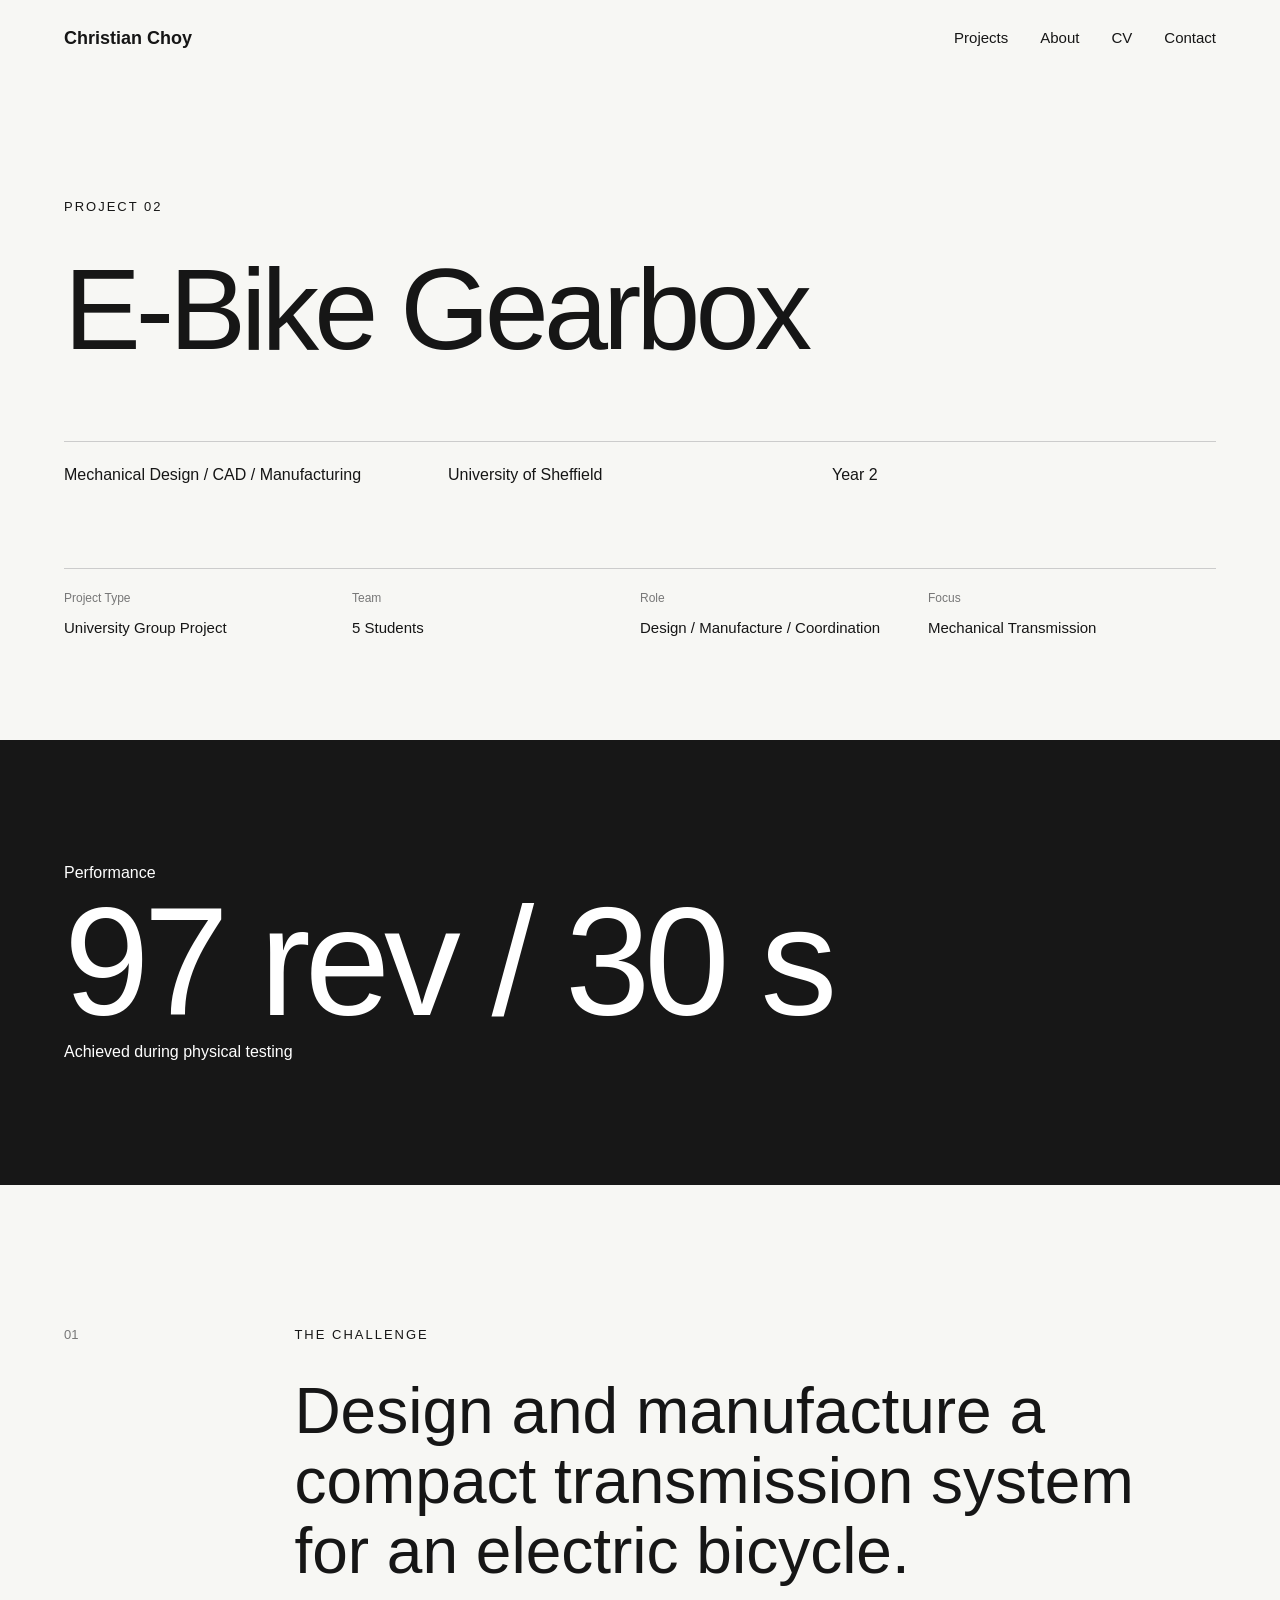
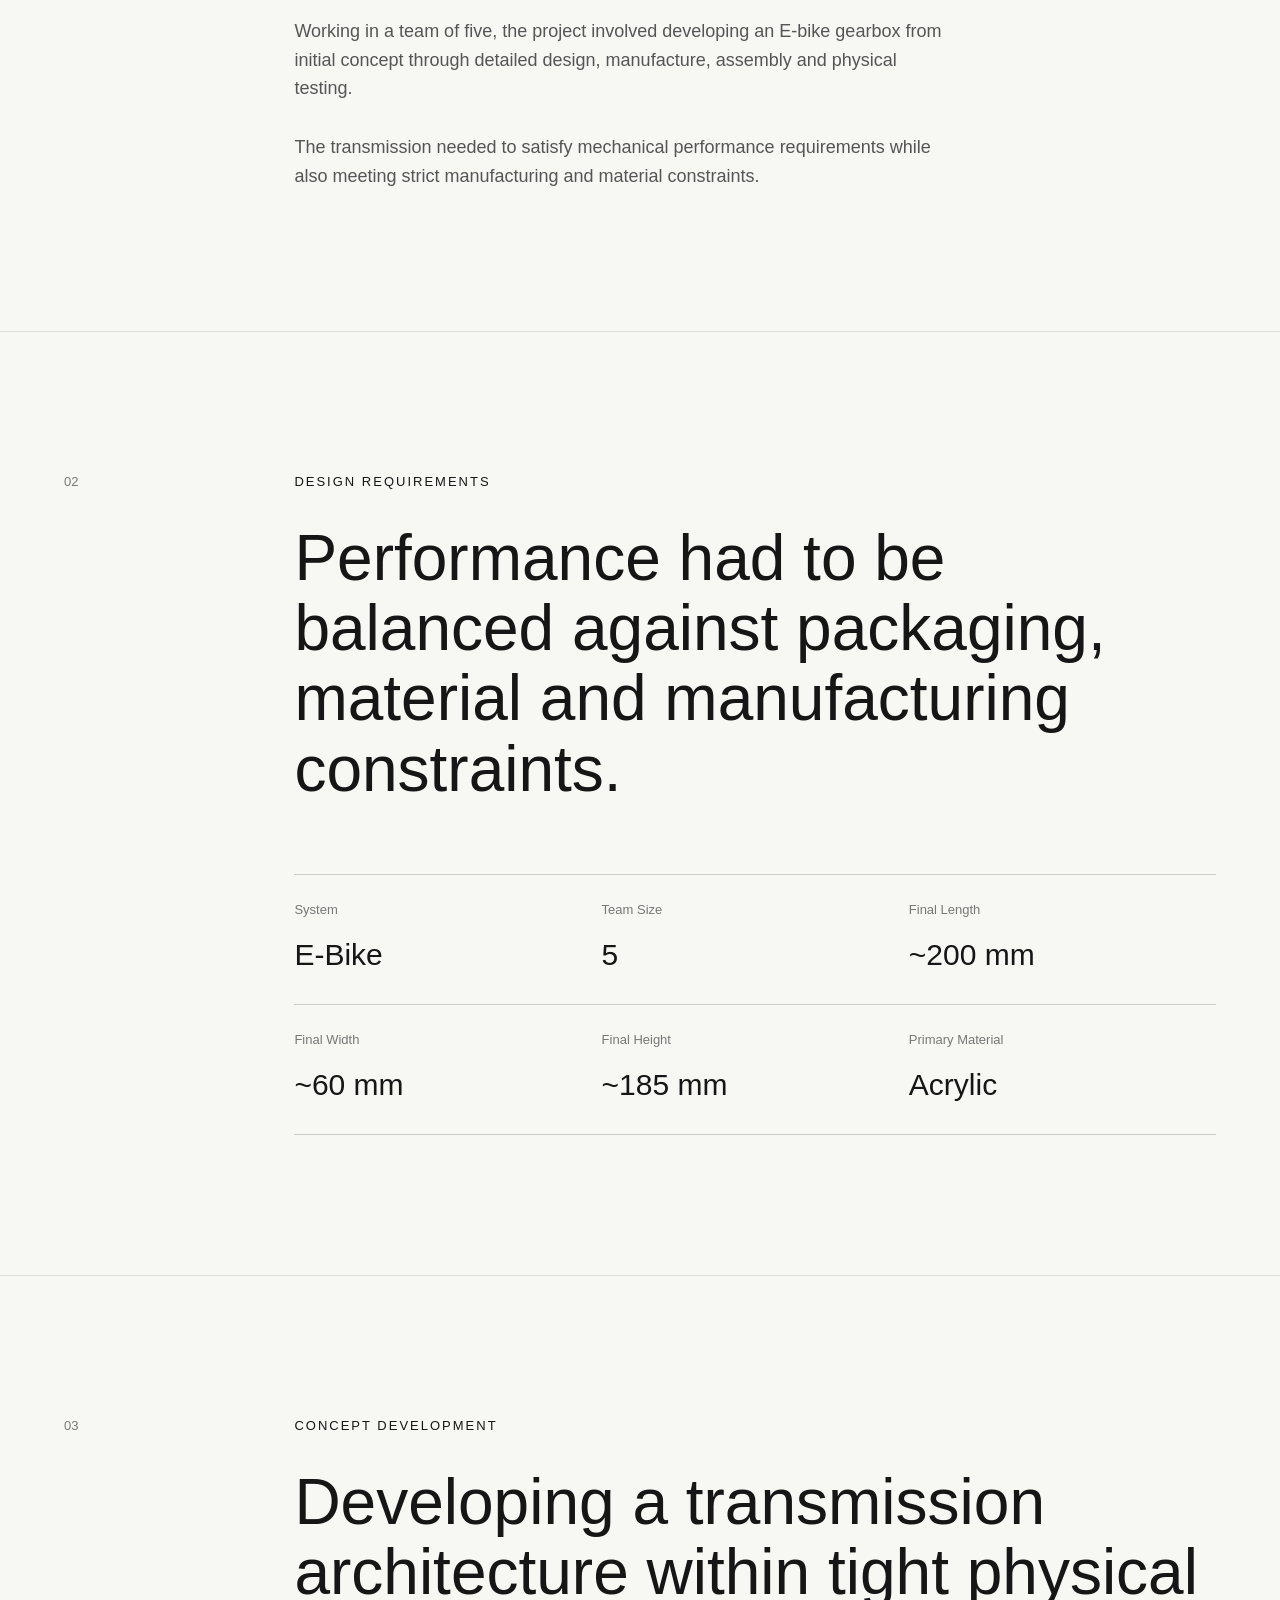
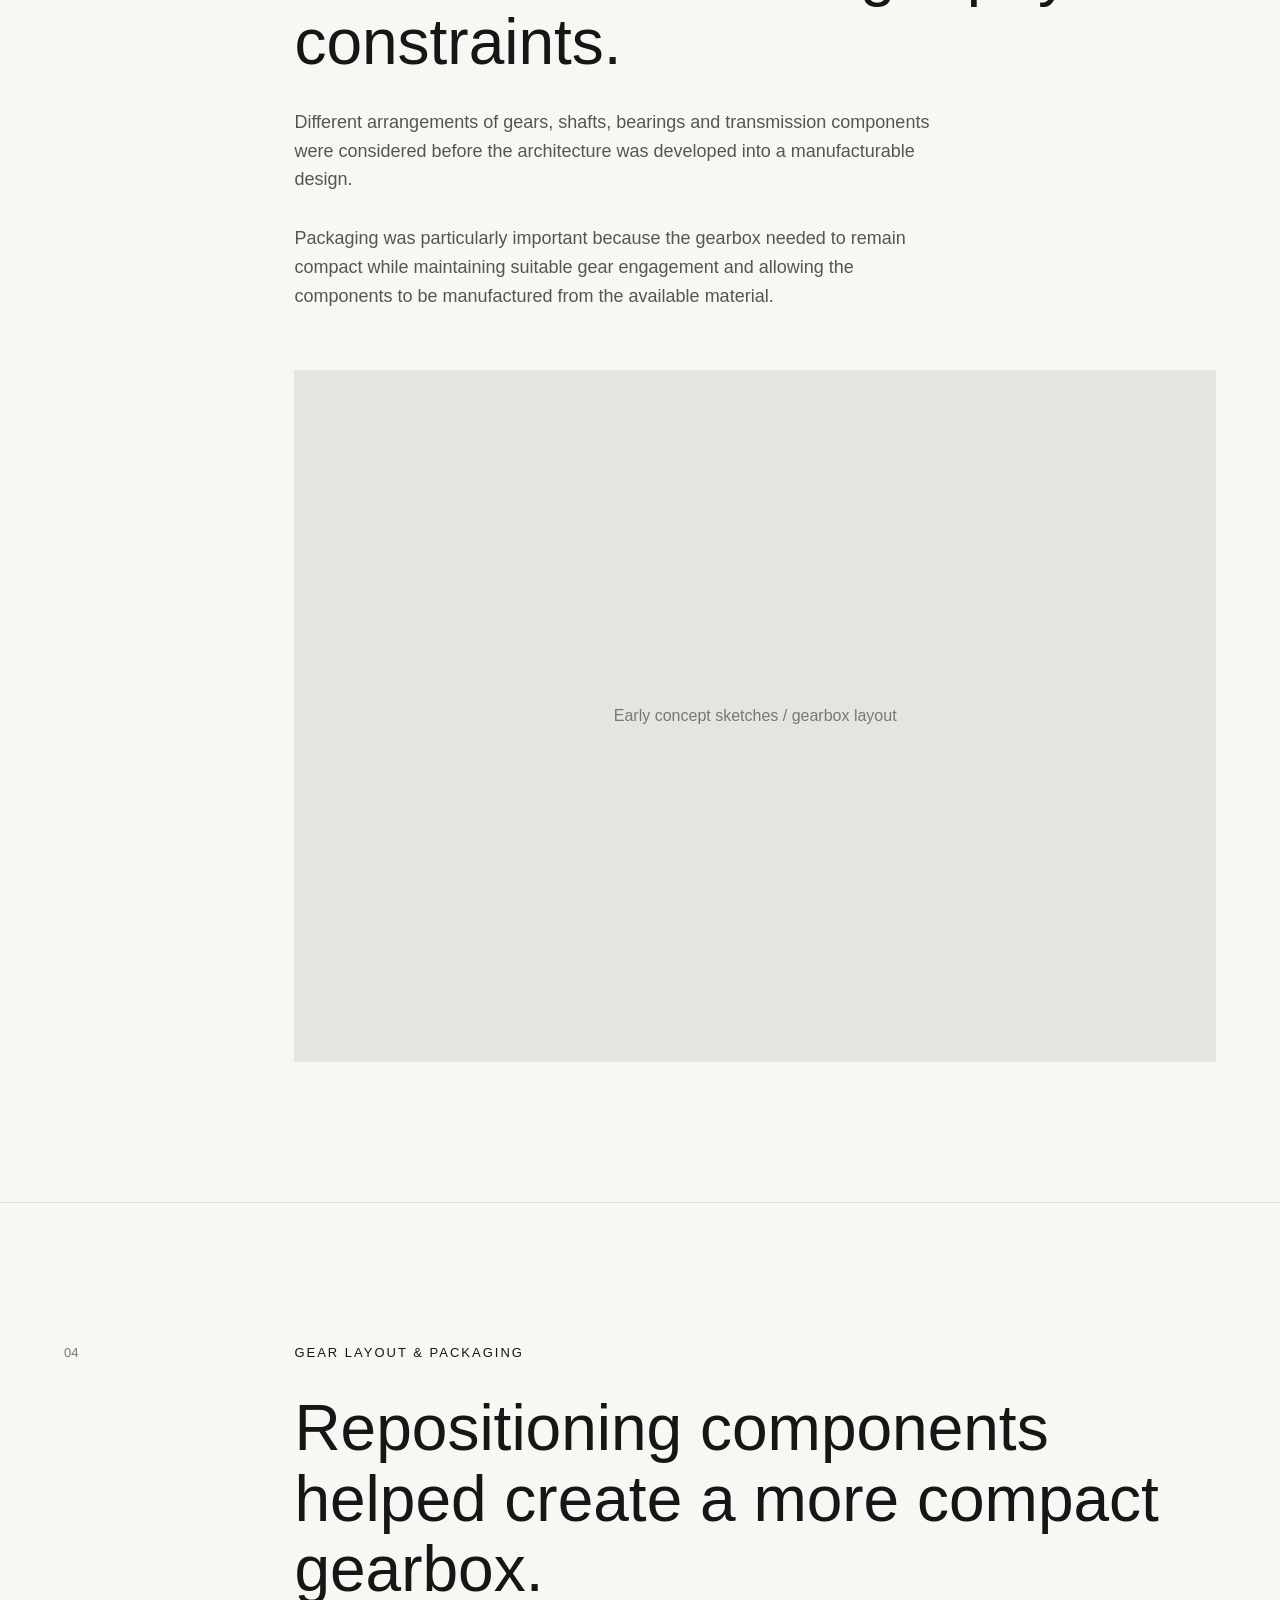
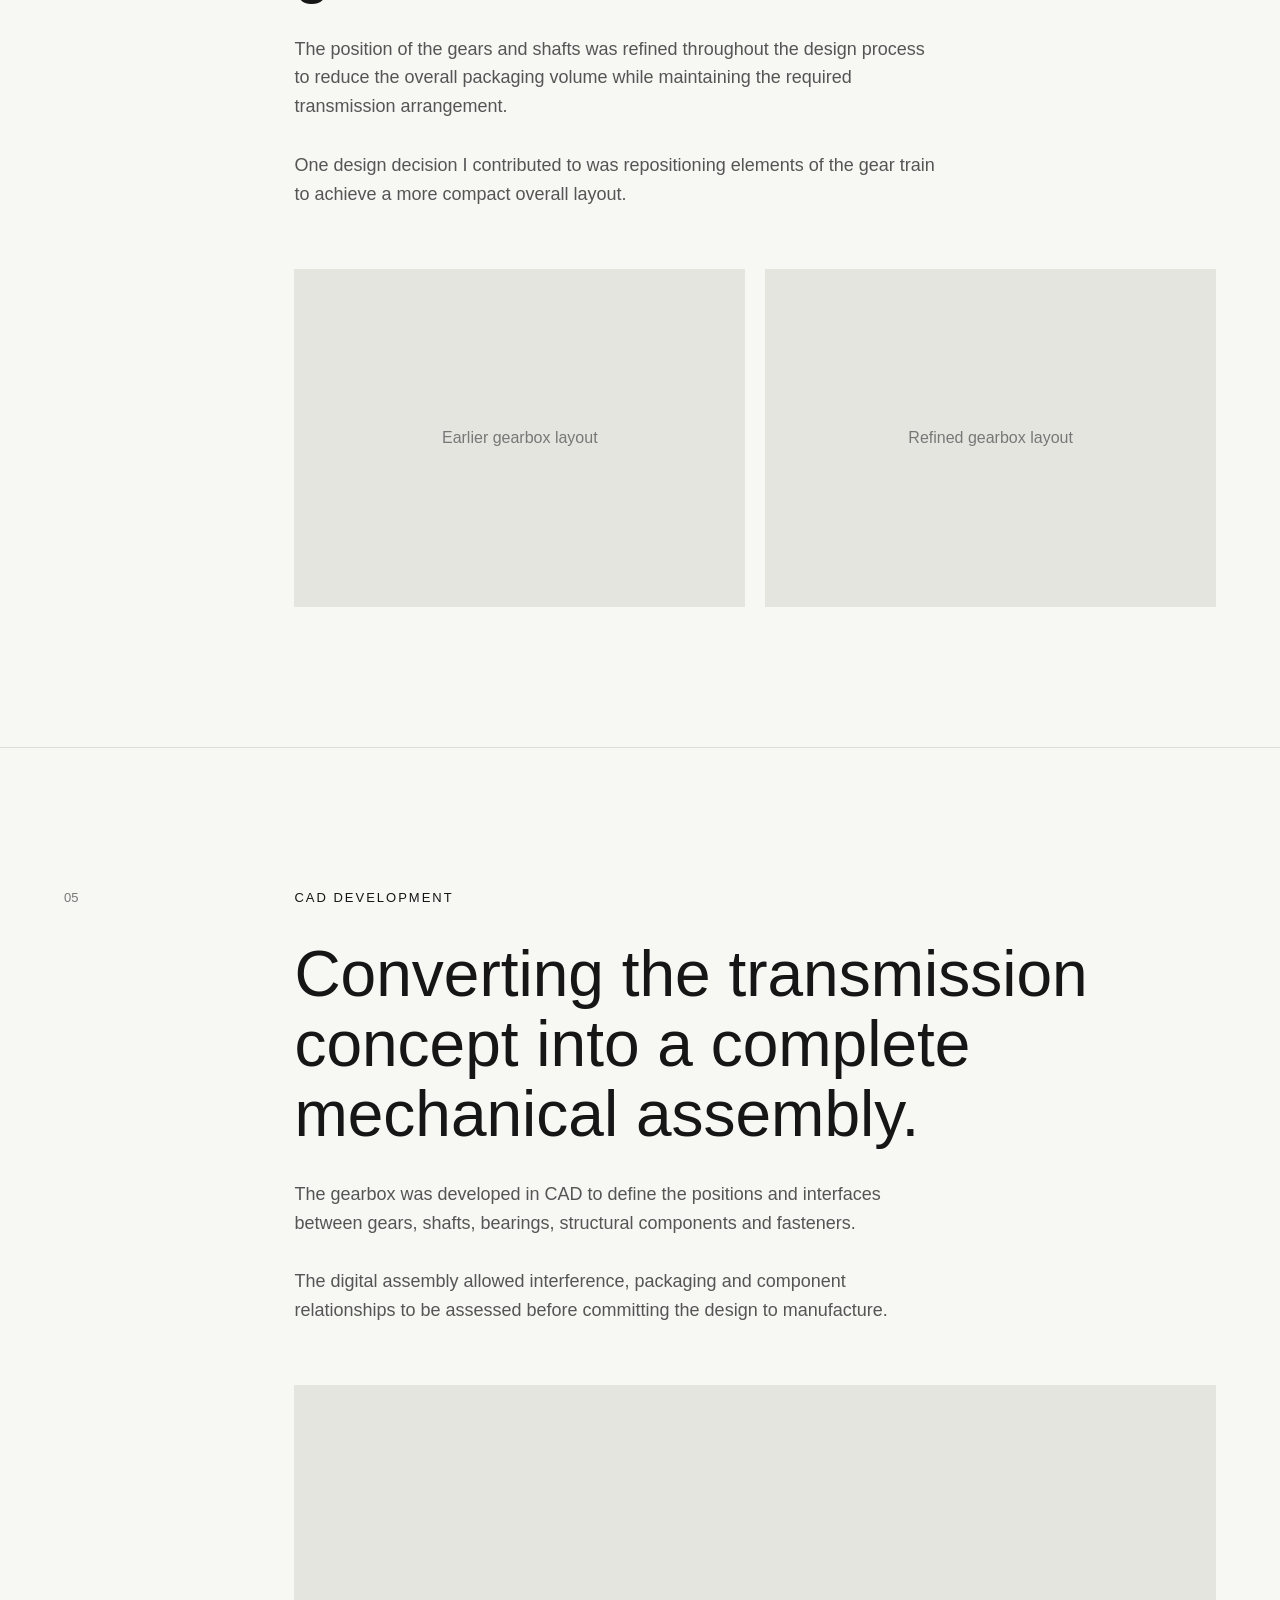
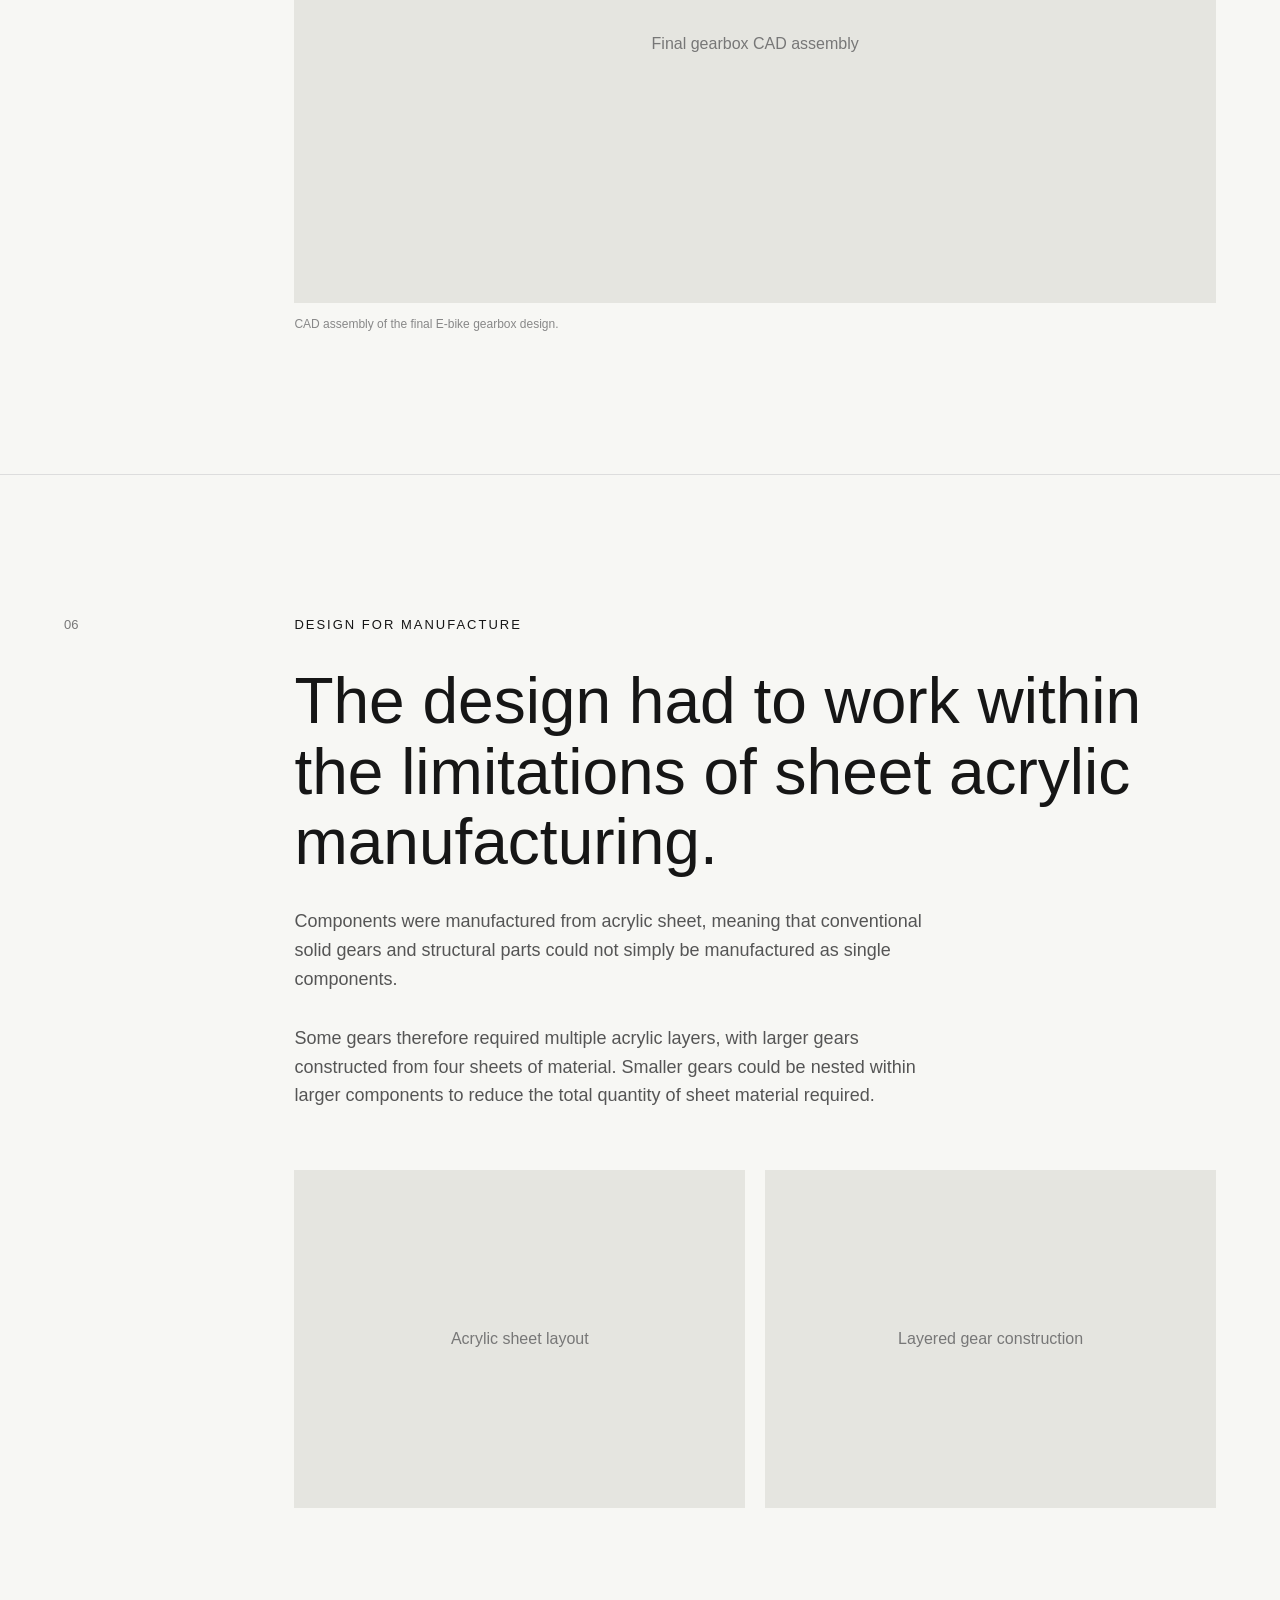
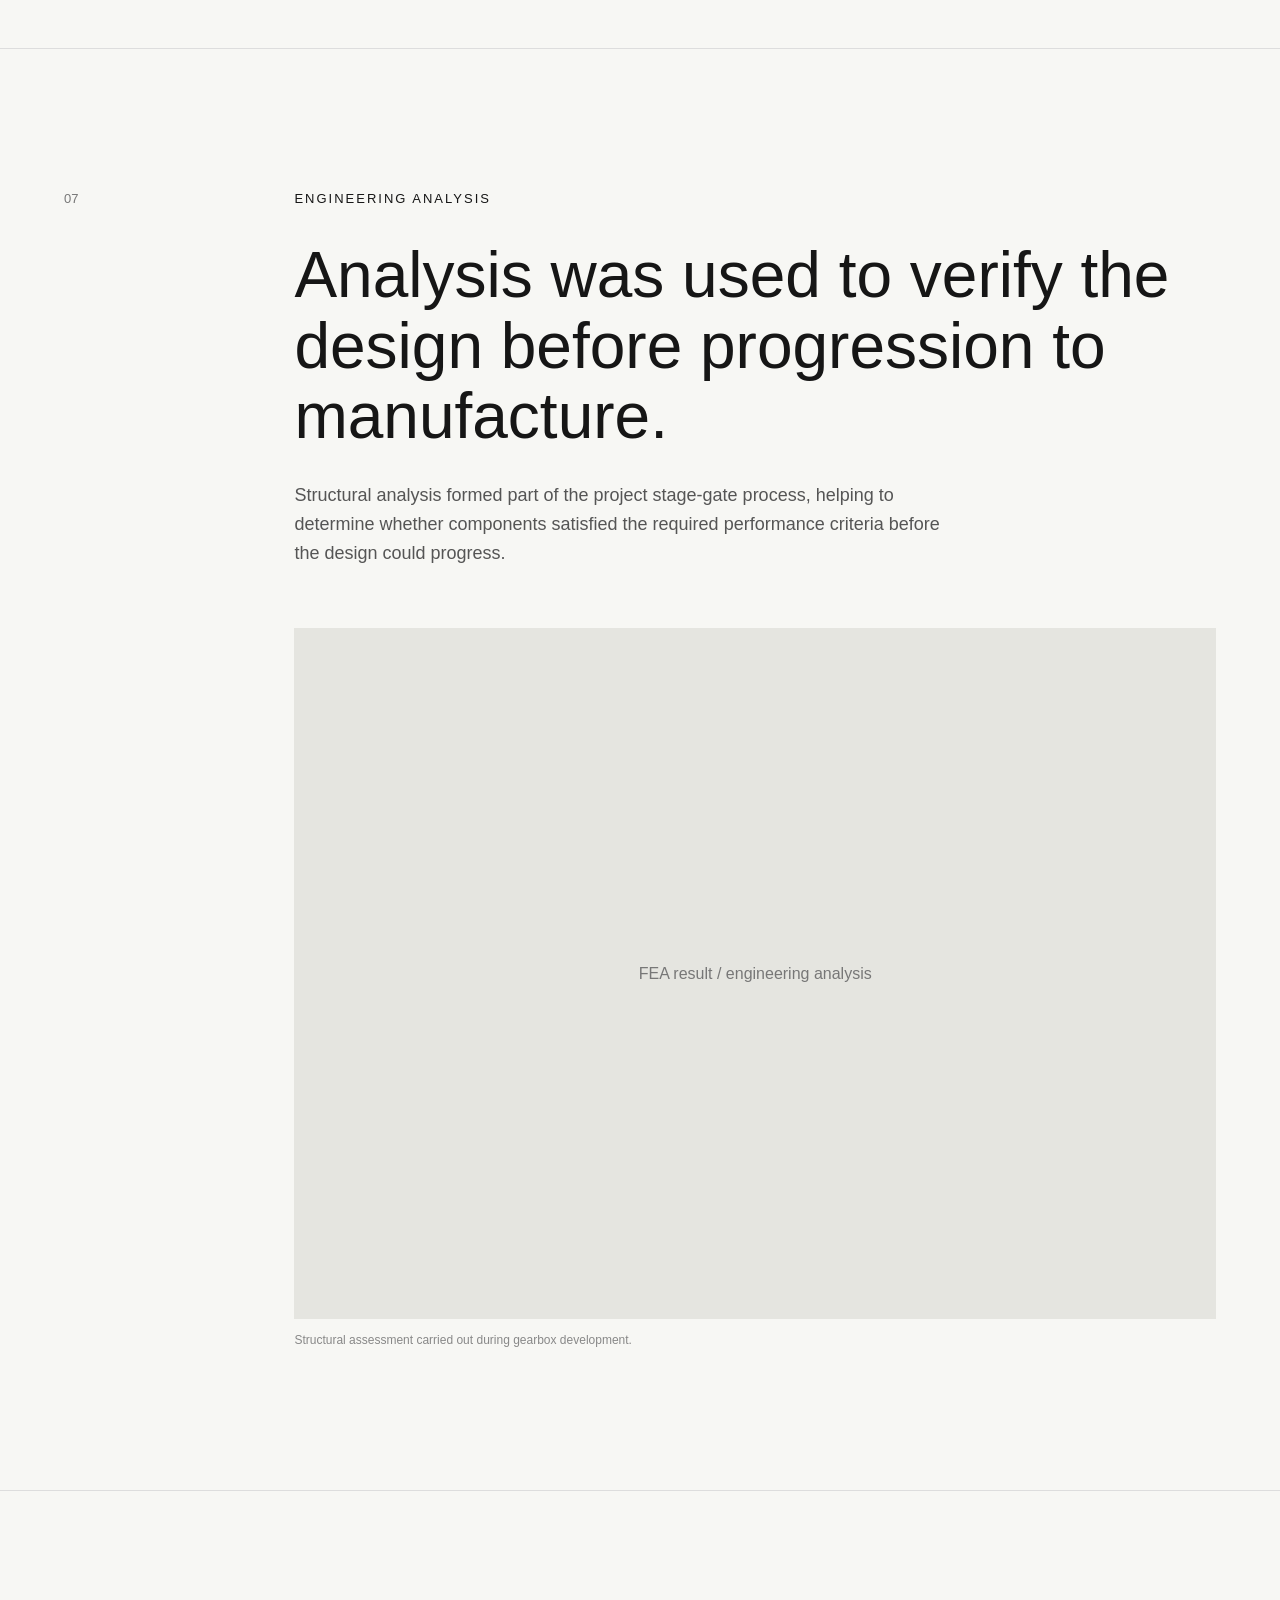
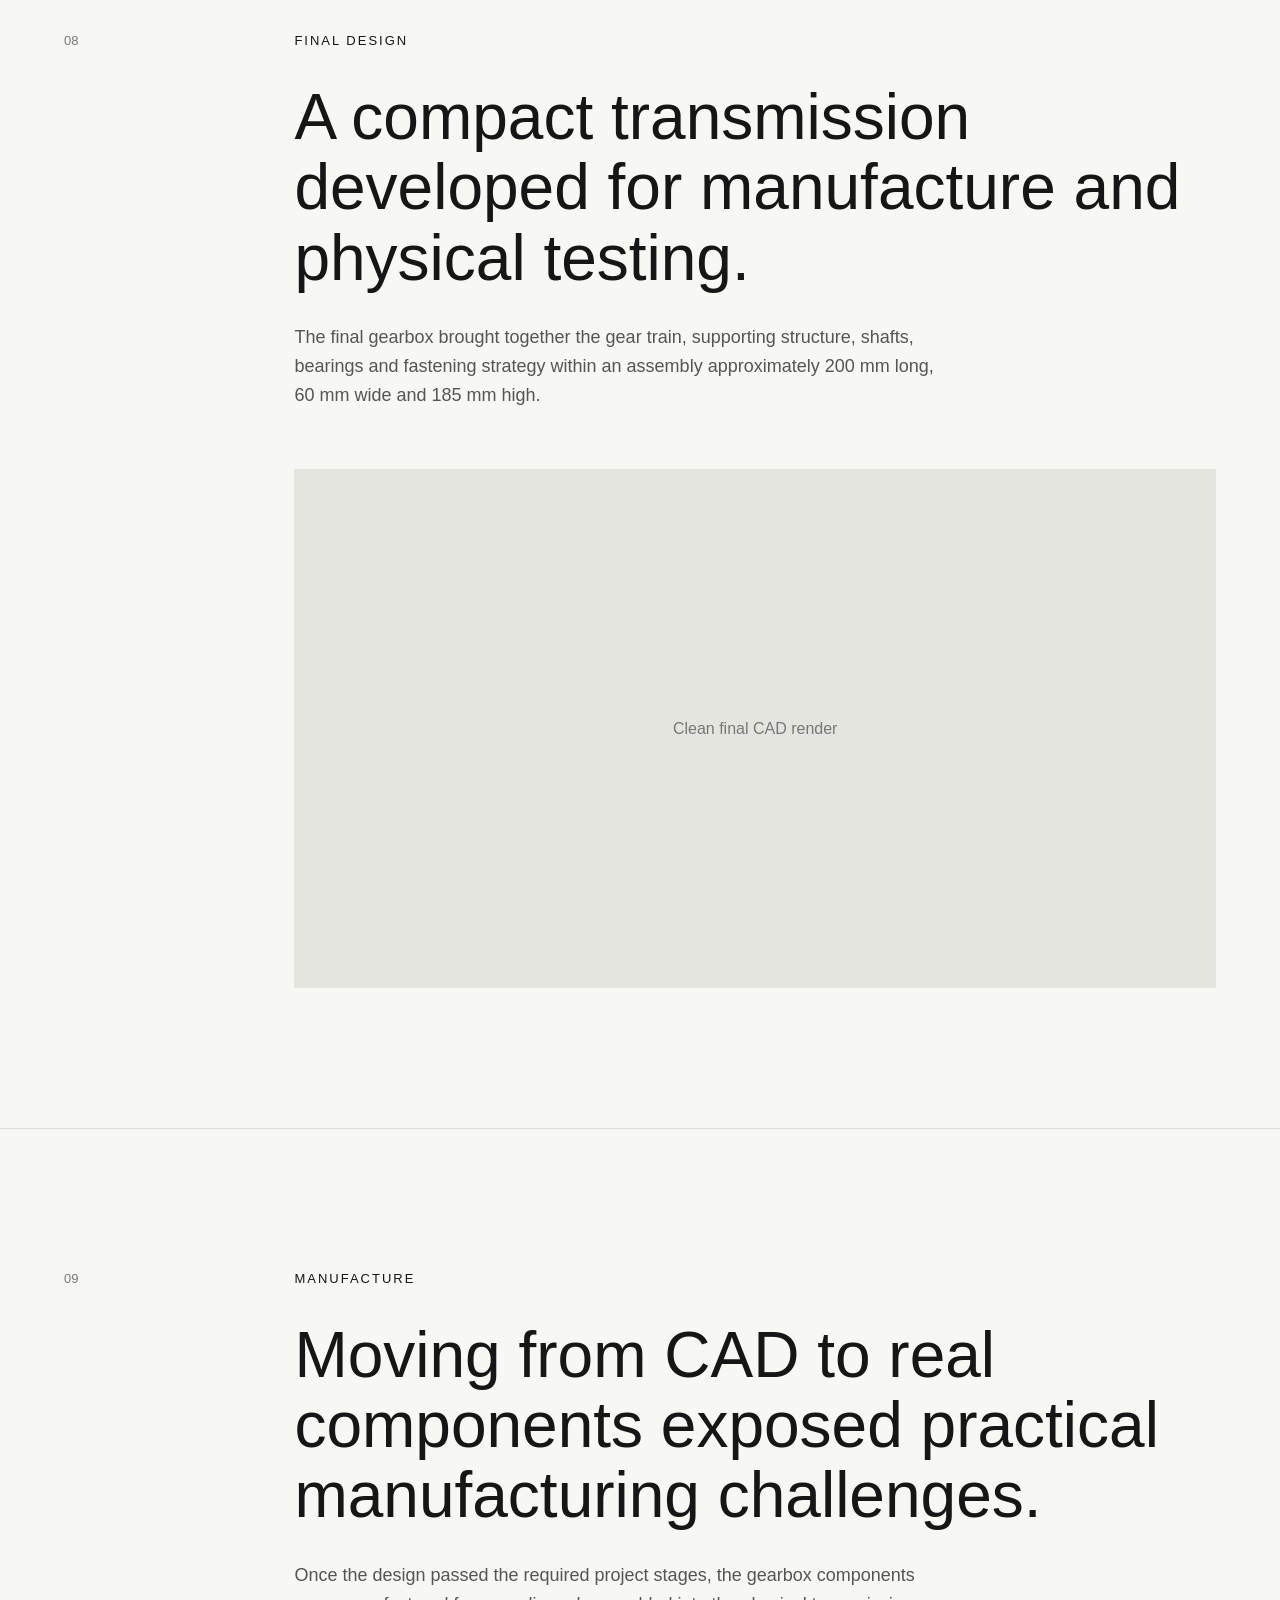
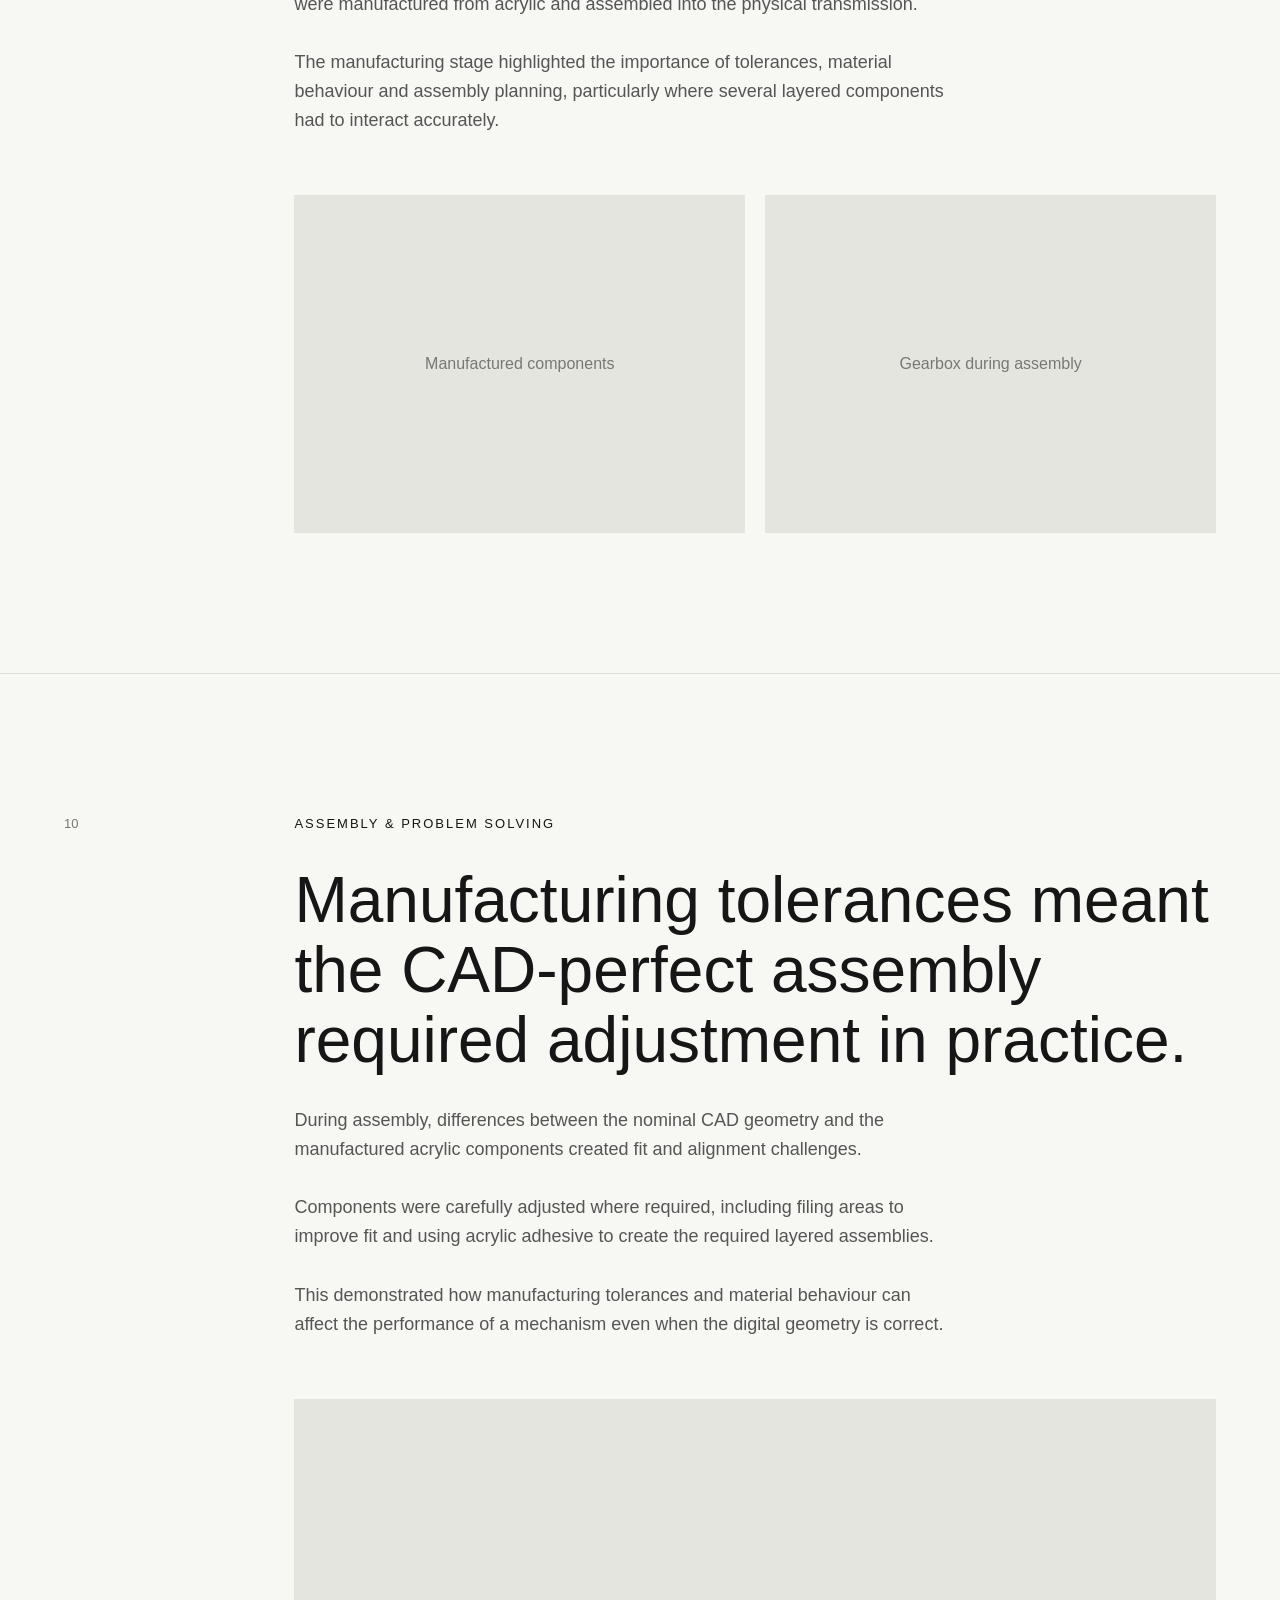
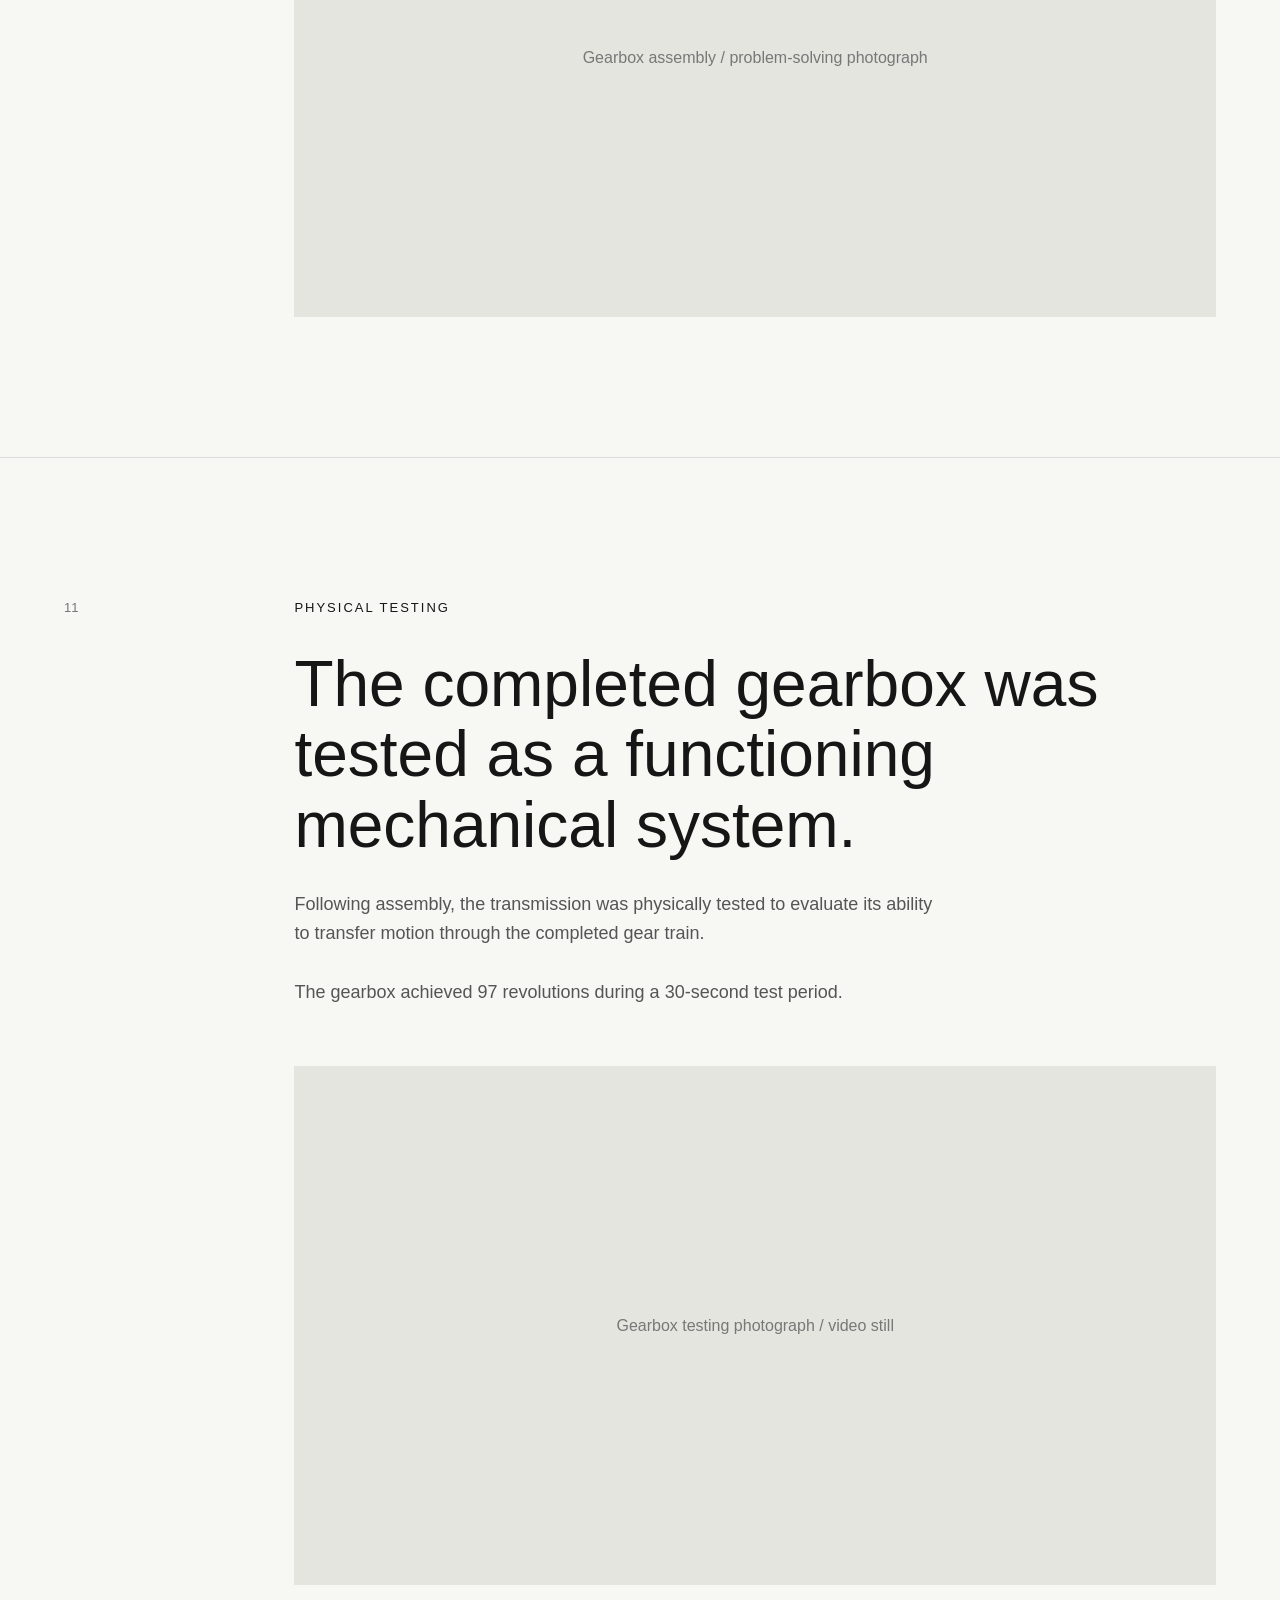
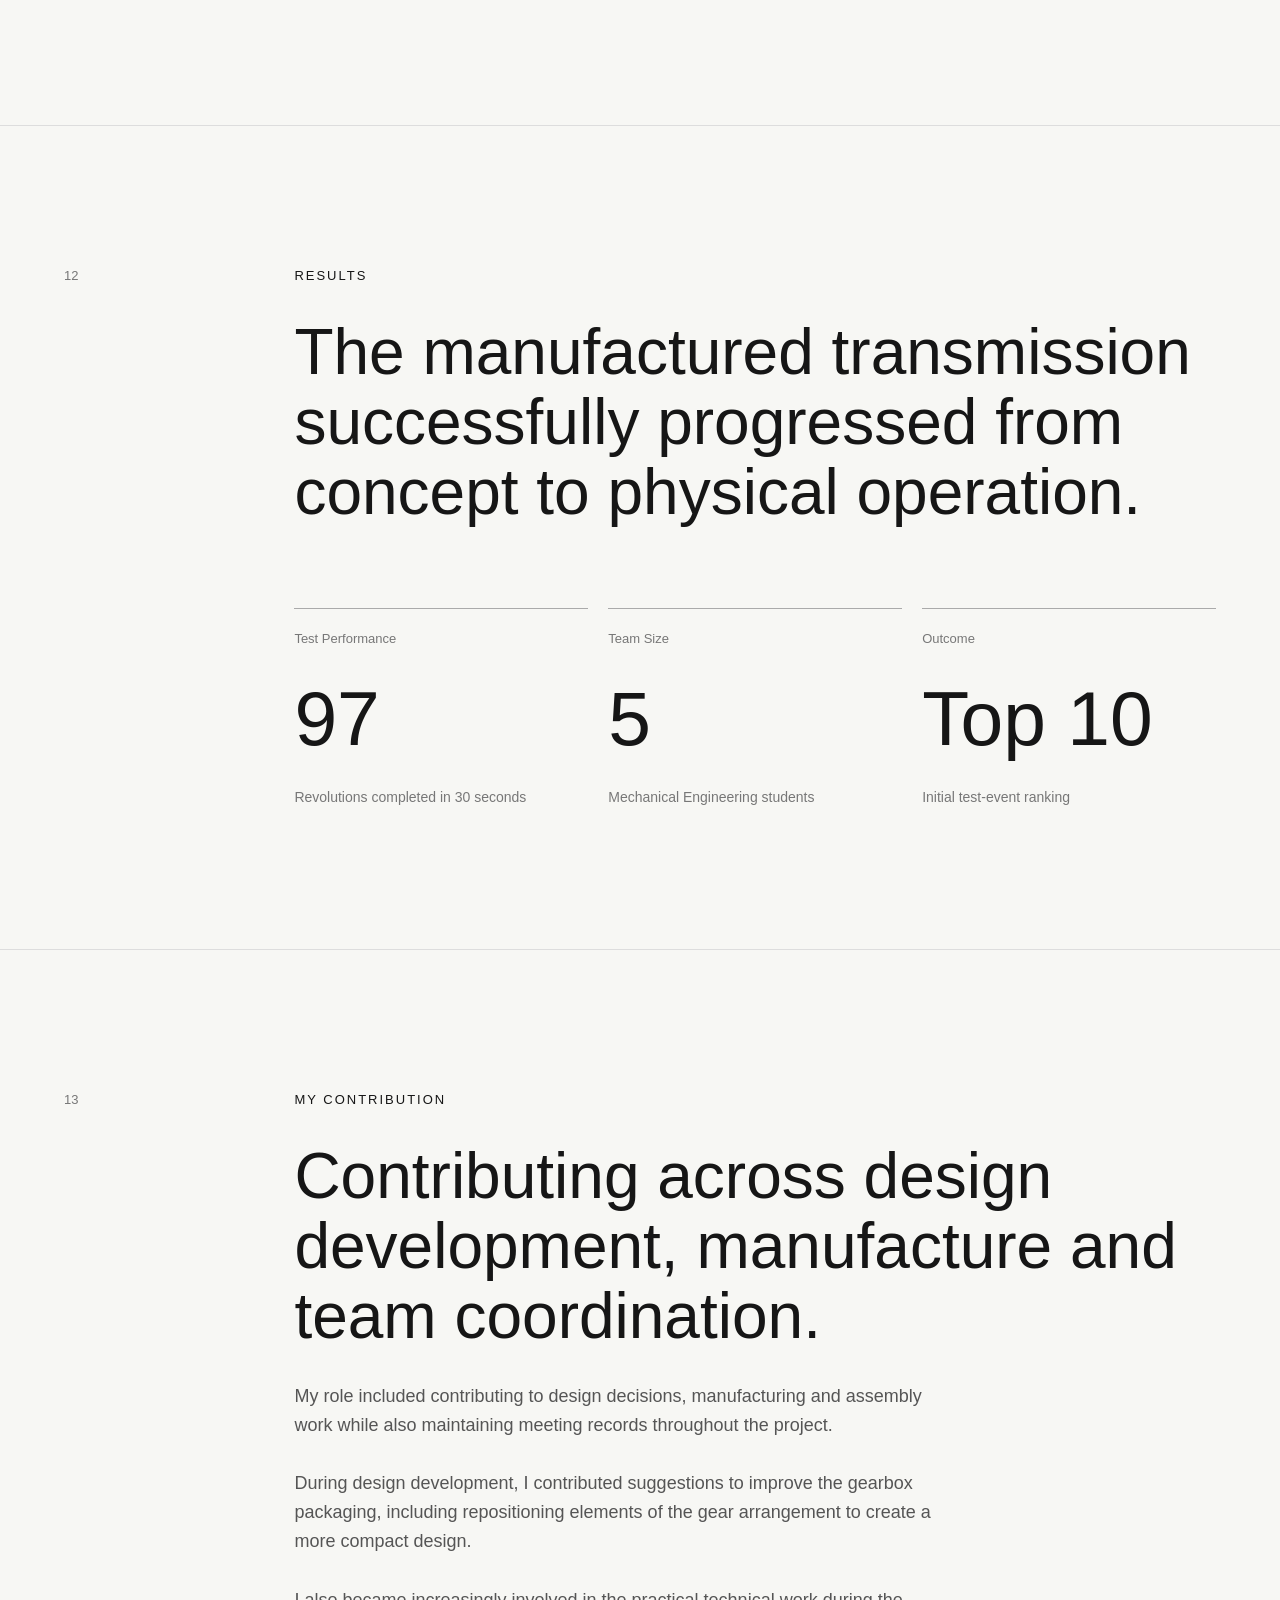
<file: projects/ebike-gearbox.html>
<!DOCTYPE html>

<html lang="en">

<head>

    <meta charset="UTF-8">

    <meta
        name="viewport"
        content="width=device-width, initial-scale=1.0"
    >

    <title>
        E-Bike Gearbox | Christian Choy
    </title>

    <link rel="stylesheet" href="../css/style.css">

</head>


<body>


    <header>

        <nav>

            <a href="../index.html">
                Christian Choy
            </a>

            <div>

                <a href="../index.html#projects">
                    Projects
                </a>

                <a href="../about.html">
                    About
                </a>

                <a href="../files/christian-choy-cv.pdf">
                    CV
                </a>

                <a href="../index.html#contact">
                    Contact
                </a>

            </div>

        </nav>

    </header>


    <main>


        <!-- PROJECT HERO -->

        <section class="project-hero">

            <p>
                Project 02
            </p>

            <h1>
                E-Bike Gearbox
            </h1>

            <div class="project-meta">

                <p>
                    Mechanical Design / CAD / Manufacturing
                </p>

                <p>
                    University of Sheffield
                </p>

                <p>
                    Year 2
                </p>

            </div>

        </section>

        <section class="project-summary">

    <div>

        <span>
            Project Type
        </span>

        <p>
            University Group Project
        </p>

    </div>


    <div>

        <span>
            Team
        </span>

        <p>
            5 Students
        </p>

    </div>


    <div>

        <span>
            Role
        </span>

        <p>
            Design / Manufacture / Coordination
        </p>

    </div>


    <div>

        <span>
            Focus
        </span>

        <p>
            Mechanical Transmission
        </p>

    </div>

</section>

        <!-- PROJECT HIGHLIGHT -->

        <section class="project-highlight">

            <p>
                Performance
            </p>

            <h2>
                97 rev / 30 s
            </h2>

            <p>
                Achieved during physical testing
            </p>

        </section>


        <!-- THE REST OF THE PROJECT WILL GO HERE -->

        <section class="case-study-section">

    <div class="case-number">
        01
    </div>

    <div class="case-content">

        <p class="case-label">
            The Challenge
        </p>

        <h2>
            Design and manufacture a compact transmission system for an electric bicycle.
        </h2>

        <p>
            Working in a team of five, the project involved developing
            an E-bike gearbox from initial concept through detailed
            design, manufacture, assembly and physical testing.
        </p>

        <p>
            The transmission needed to satisfy mechanical performance
            requirements while also meeting strict manufacturing and
            material constraints.
        </p>

    </div>

</section>

<section class="case-study-section">

    <div class="case-number">
        02
    </div>

    <div class="case-content">

        <p class="case-label">
            Design Requirements
        </p>

        <h2>
            Performance had to be balanced against packaging, material and manufacturing constraints.
        </h2>

        <div class="data-grid">

            <div class="data-item">

                <span>
                    System
                </span>

                <strong>
                    E-Bike
                </strong>

            </div>


            <div class="data-item">

                <span>
                    Team Size
                </span>

                <strong>
                    5
                </strong>

            </div>


            <div class="data-item">

                <span>
                    Final Length
                </span>

                <strong>
                    ~200 mm
                </strong>

            </div>


            <div class="data-item">

                <span>
                    Final Width
                </span>

                <strong>
                    ~60 mm
                </strong>

            </div>


            <div class="data-item">

                <span>
                    Final Height
                </span>

                <strong>
                    ~185 mm
                </strong>

            </div>


            <div class="data-item">

                <span>
                    Primary Material
                </span>

                <strong>
                    Acrylic
                </strong>

            </div>

        </div>

    </div>

</section>

<section class="case-study-section">

    <div class="case-number">
        03
    </div>

    <div class="case-content">

        <p class="case-label">
            Concept Development
        </p>

        <h2>
            Developing a transmission architecture within tight physical constraints.
        </h2>

        <p>
            Different arrangements of gears, shafts, bearings and
            transmission components were considered before the
            architecture was developed into a manufacturable design.
        </p>

        <p>
            Packaging was particularly important because the gearbox
            needed to remain compact while maintaining suitable gear
            engagement and allowing the components to be manufactured
            from the available material.
        </p>

        <div class="case-image-placeholder">
            Early concept sketches / gearbox layout
        </div>

    </div>

</section>

<section class="case-study-section">

    <div class="case-number">
        04
    </div>

    <div class="case-content">

        <p class="case-label">
            Gear Layout & Packaging
        </p>

        <h2>
            Repositioning components helped create a more compact gearbox.
        </h2>

        <p>
            The position of the gears and shafts was refined throughout
            the design process to reduce the overall packaging volume
            while maintaining the required transmission arrangement.
        </p>

        <p>
            One design decision I contributed to was repositioning
            elements of the gear train to achieve a more compact
            overall layout.
        </p>

        <div class="image-grid">

            <div class="case-image-placeholder">
                Earlier gearbox layout
            </div>

            <div class="case-image-placeholder">
                Refined gearbox layout
            </div>

        </div>

    </div>

</section>

<section class="case-study-section">

    <div class="case-number">
        05
    </div>

    <div class="case-content">

        <p class="case-label">
            CAD Development
        </p>

        <h2>
            Converting the transmission concept into a complete mechanical assembly.
        </h2>

        <p>
            The gearbox was developed in CAD to define the positions
            and interfaces between gears, shafts, bearings, structural
            components and fasteners.
        </p>

        <p>
            The digital assembly allowed interference, packaging and
            component relationships to be assessed before committing
            the design to manufacture.
        </p>

        <div class="case-image-placeholder large-placeholder">
            Final gearbox CAD assembly
        </div>

        <p class="image-caption">
            CAD assembly of the final E-bike gearbox design.
        </p>

    </div>

</section>

<section class="case-study-section">

    <div class="case-number">
        06
    </div>

    <div class="case-content">

        <p class="case-label">
            Design for Manufacture
        </p>

        <h2>
            The design had to work within the limitations of sheet acrylic manufacturing.
        </h2>

        <p>
            Components were manufactured from acrylic sheet, meaning
            that conventional solid gears and structural parts could
            not simply be manufactured as single components.
        </p>

        <p>
            Some gears therefore required multiple acrylic layers,
            with larger gears constructed from four sheets of material.
            Smaller gears could be nested within larger components to
            reduce the total quantity of sheet material required.
        </p>

        <div class="image-grid">

            <div class="case-image-placeholder">
                Acrylic sheet layout
            </div>

            <div class="case-image-placeholder">
                Layered gear construction
            </div>

        </div>

    </div>

</section>

<section class="case-study-section">

    <div class="case-number">
        07
    </div>

    <div class="case-content">

        <p class="case-label">
            Engineering Analysis
        </p>

        <h2>
            Analysis was used to verify the design before progression to manufacture.
        </h2>

        <p>
            Structural analysis formed part of the project stage-gate
            process, helping to determine whether components satisfied
            the required performance criteria before the design could
            progress.
        </p>

        <div class="case-image-placeholder">
            FEA result / engineering analysis
        </div>

        <p class="image-caption">
            Structural assessment carried out during gearbox development.
        </p>

    </div>

</section>

<section class="case-study-section">

    <div class="case-number">
        08
    </div>

    <div class="case-content">

        <p class="case-label">
            Final Design
        </p>

        <h2>
            A compact transmission developed for manufacture and physical testing.
        </h2>

        <p>
            The final gearbox brought together the gear train,
            supporting structure, shafts, bearings and fastening
            strategy within an assembly approximately 200 mm long,
            60 mm wide and 185 mm high.
        </p>

        <div class="case-image-placeholder large-placeholder">
            Clean final CAD render
        </div>

    </div>

</section>

<section class="case-study-section">

    <div class="case-number">
        09
    </div>

    <div class="case-content">

        <p class="case-label">
            Manufacture
        </p>

        <h2>
            Moving from CAD to real components exposed practical manufacturing challenges.
        </h2>

        <p>
            Once the design passed the required project stages, the
            gearbox components were manufactured from acrylic and
            assembled into the physical transmission.
        </p>

        <p>
            The manufacturing stage highlighted the importance of
            tolerances, material behaviour and assembly planning,
            particularly where several layered components had to
            interact accurately.
        </p>

        <div class="image-grid">

            <div class="case-image-placeholder">
                Manufactured components
            </div>

            <div class="case-image-placeholder">
                Gearbox during assembly
            </div>

        </div>

    </div>

</section>

<section class="case-study-section">

    <div class="case-number">
        10
    </div>

    <div class="case-content">

        <p class="case-label">
            Assembly & Problem Solving
        </p>

        <h2>
            Manufacturing tolerances meant the CAD-perfect assembly required adjustment in practice.
        </h2>

        <p>
            During assembly, differences between the nominal CAD
            geometry and the manufactured acrylic components created
            fit and alignment challenges.
        </p>

        <p>
            Components were carefully adjusted where required,
            including filing areas to improve fit and using acrylic
            adhesive to create the required layered assemblies.
        </p>

        <p>
            This demonstrated how manufacturing tolerances and material
            behaviour can affect the performance of a mechanism even
            when the digital geometry is correct.
        </p>

        <div class="case-image-placeholder large-placeholder">
            Gearbox assembly / problem-solving photograph
        </div>

    </div>

</section>

<section class="case-study-section">

    <div class="case-number">
        11
    </div>

    <div class="case-content">

        <p class="case-label">
            Physical Testing
        </p>

        <h2>
            The completed gearbox was tested as a functioning mechanical system.
        </h2>

        <p>
            Following assembly, the transmission was physically tested
            to evaluate its ability to transfer motion through the
            completed gear train.
        </p>

        <p>
            The gearbox achieved 97 revolutions during a 30-second
            test period.
        </p>

        <div class="case-image-placeholder large-placeholder">
            Gearbox testing photograph / video still
        </div>

    </div>

</section>

<section class="case-study-section results-section">

    <div class="case-number">
        12
    </div>

    <div class="case-content">

        <p class="case-label">
            Results
        </p>

        <h2>
            The manufactured transmission successfully progressed from concept to physical operation.
        </h2>

        <div class="results-grid">


            <div class="result-item">

                <span>
                    Test Performance
                </span>

                <strong>
                    97
                </strong>

                <p>
                    Revolutions completed in 30 seconds
                </p>

            </div>


            <div class="result-item">

                <span>
                    Team Size
                </span>

                <strong>
                    5
                </strong>

                <p>
                    Mechanical Engineering students
                </p>

            </div>


            <div class="result-item">

                <span>
                    Outcome
                </span>

                <strong>
                    Top 10
                </strong>

                <p>
                    Initial test-event ranking
                </p>

            </div>


        </div>

    </div>

</section>

<section class="case-study-section">

    <div class="case-number">
        13
    </div>

    <div class="case-content">

        <p class="case-label">
            My Contribution
        </p>

        <h2>
            Contributing across design development, manufacture and team coordination.
        </h2>

        <p>
            My role included contributing to design decisions,
            manufacturing and assembly work while also maintaining
            meeting records throughout the project.
        </p>

        <p>
            During design development, I contributed suggestions to
            improve the gearbox packaging, including repositioning
            elements of the gear arrangement to create a more compact
            design.
        </p>

        <p>
            I also became increasingly involved in the practical
            technical work during the project, particularly during
            manufacture and assembly.
        </p>

    </div>

</section>

<section class="case-study-section">

    <div class="case-number">
        14
    </div>

    <div class="case-content">

        <p class="case-label">
            Reflection
        </p>

        <h2>
            The project changed how I think about the relationship between CAD and manufacture.
        </h2>

        <p>
            One of the biggest lessons from the project was that a
            component fitting perfectly within a CAD assembly does not
            guarantee that the manufactured system will assemble or
            operate in exactly the same way.
        </p>

        <p>
            Manufacturing tolerances, adhesive joints and the behaviour
            of acrylic all affected the real assembly and required
            practical adjustments during the build.
        </p>

        <p>
            The project also increased my confidence in contributing
            to technical design decisions. I became more willing to
            engage with CAD, manufacturing and mechanical problem
            solving rather than avoiding unfamiliar technical tasks.
        </p>

        <p>
            If I were developing the gearbox again, I would place
            greater emphasis on tolerance analysis and design-for-
            assembly earlier in the CAD process, reducing the amount
            of adjustment required during manufacture.
        </p>

    </div>

</section>

<section class="next-project">

    <p>
        Explore
    </p>

    <a href="../index.html#projects">

        <h2>
            All Projects
        </h2>

        <span>
            Back to portfolio →
        </span>

    </a>

</section>

    </main>


</body>

</html>
</file>
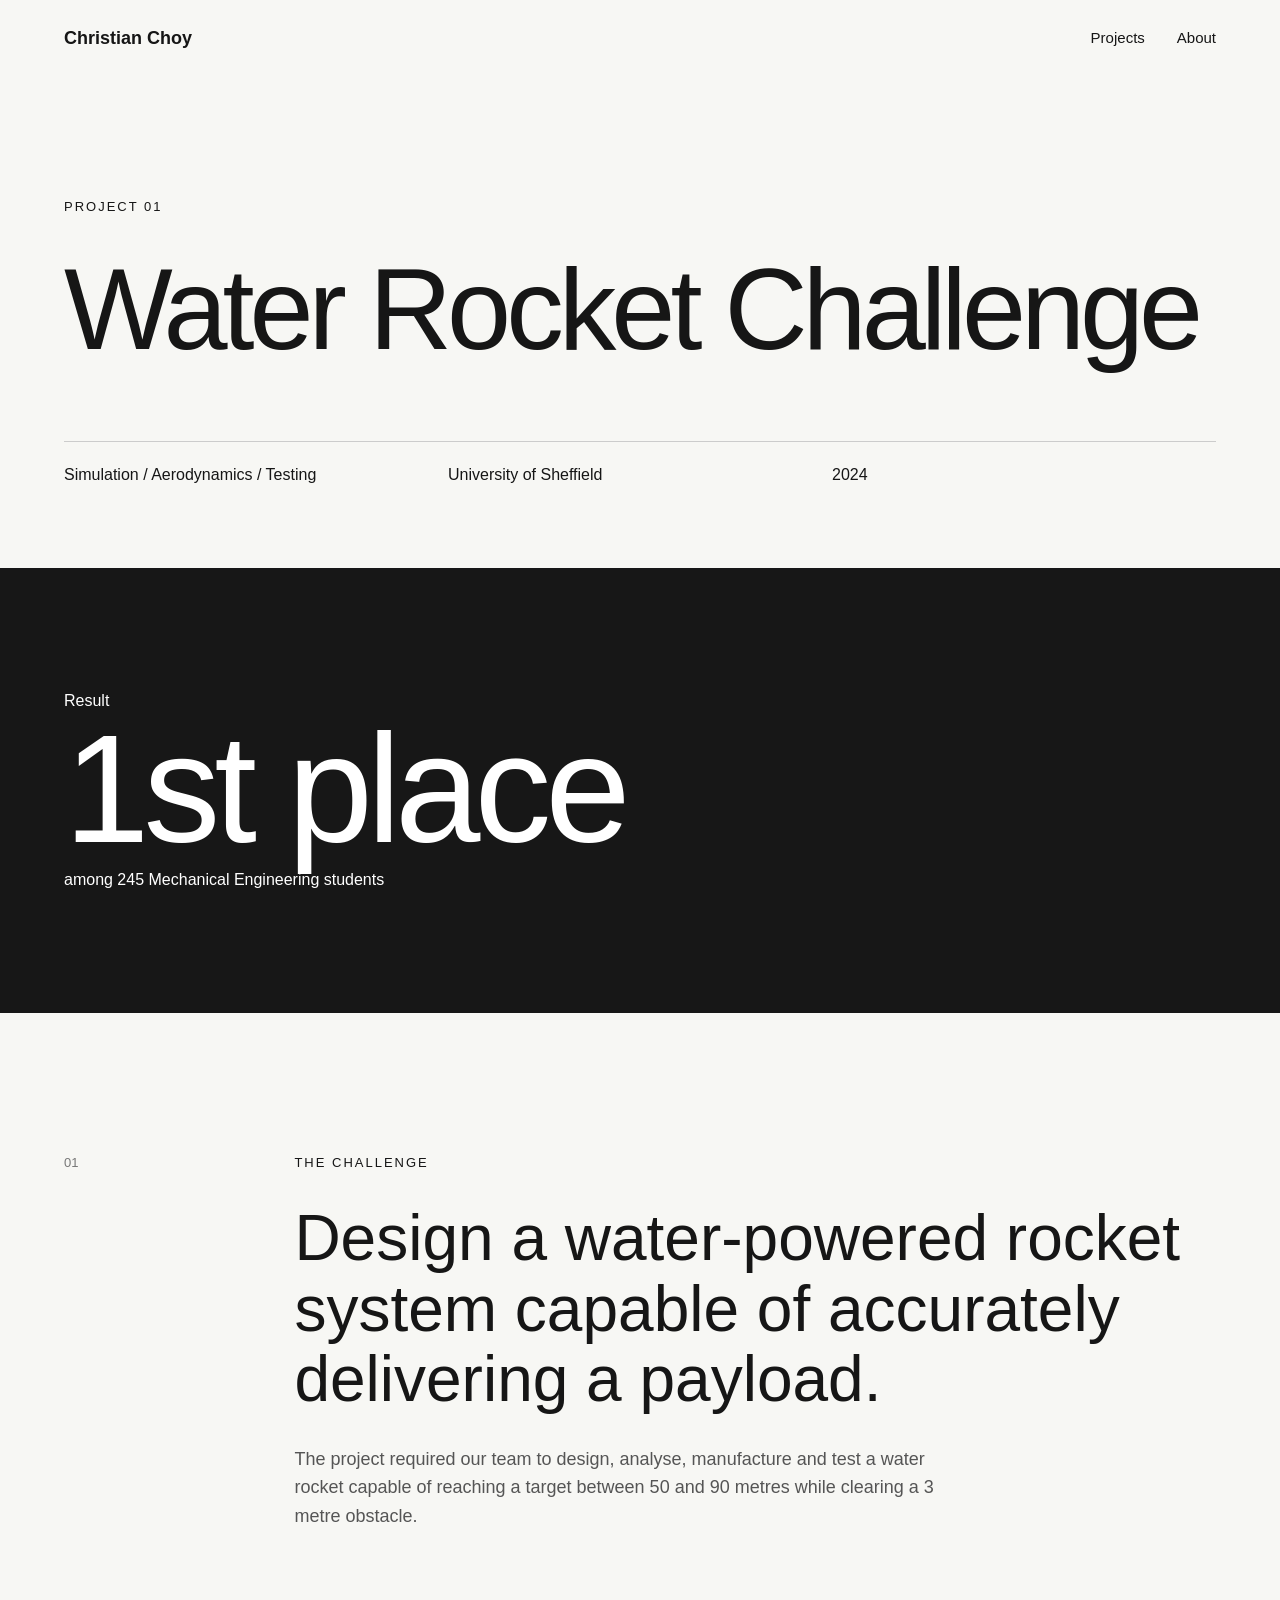
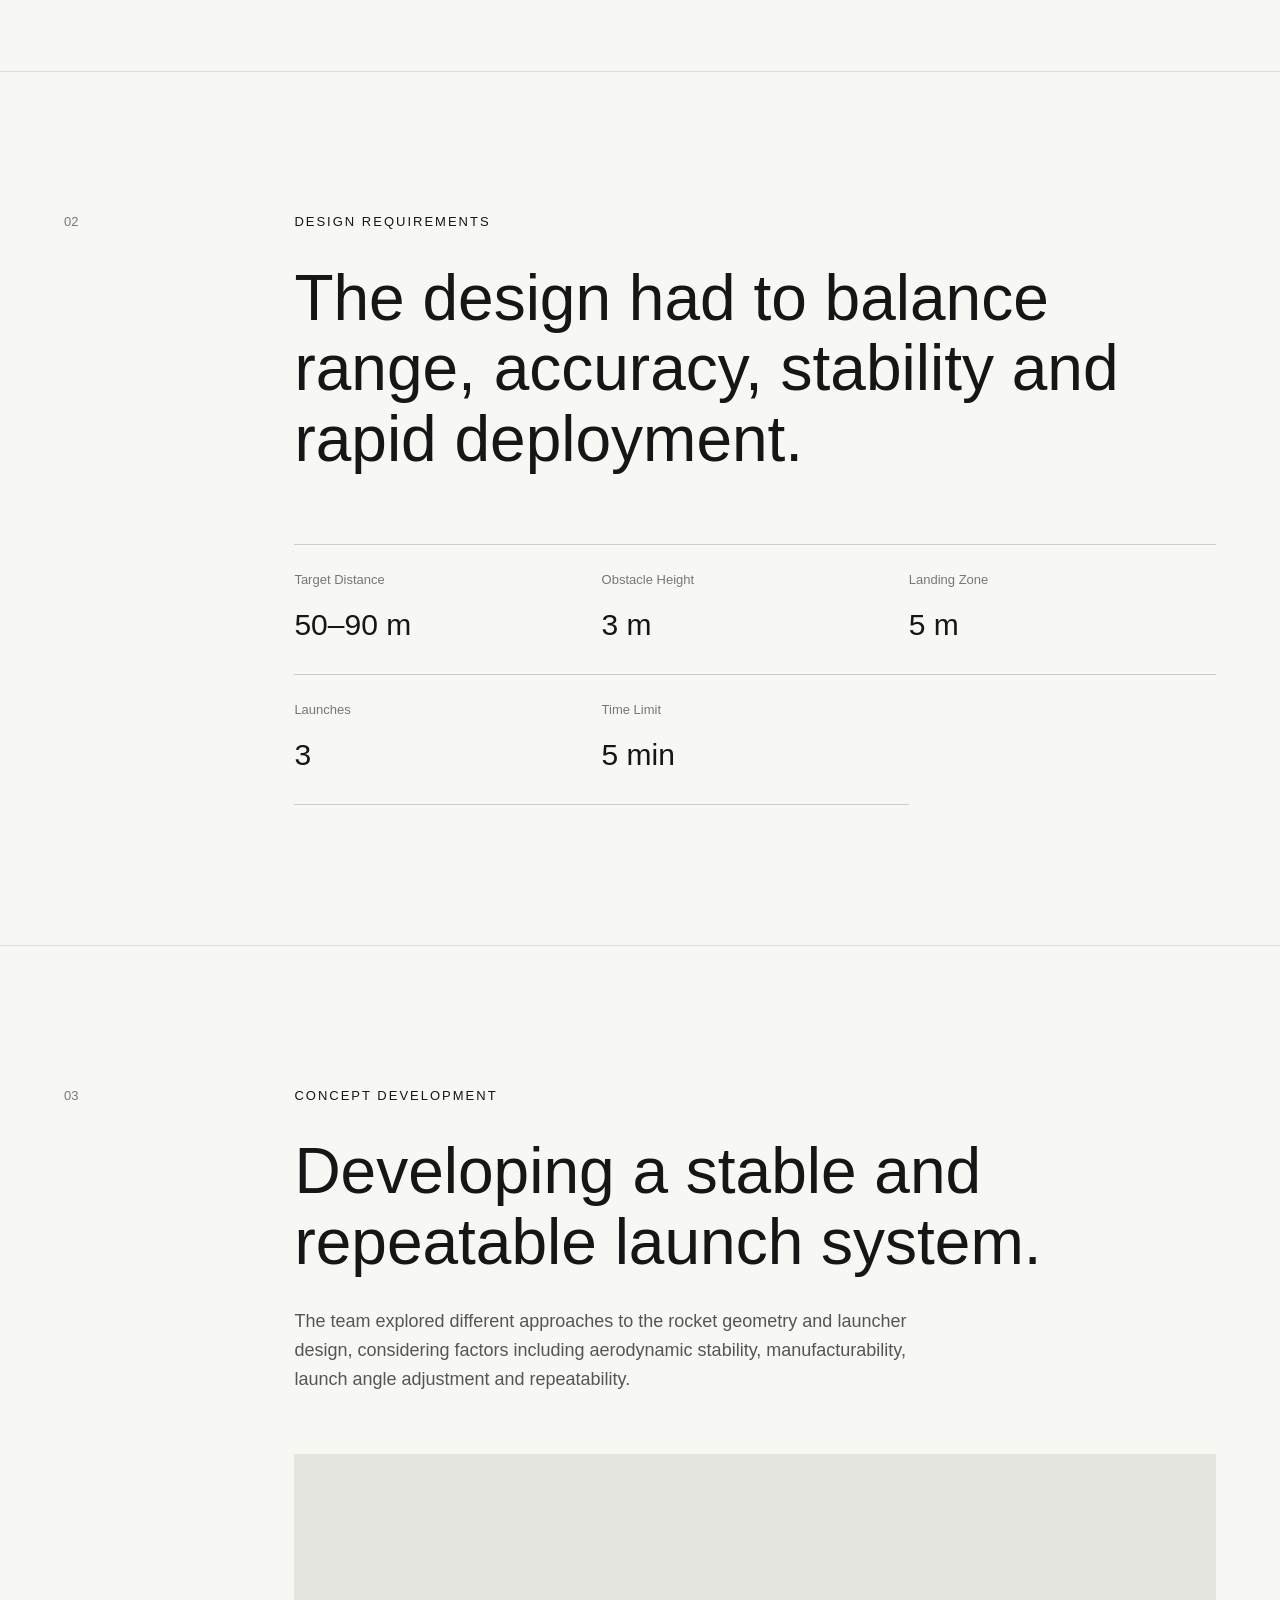
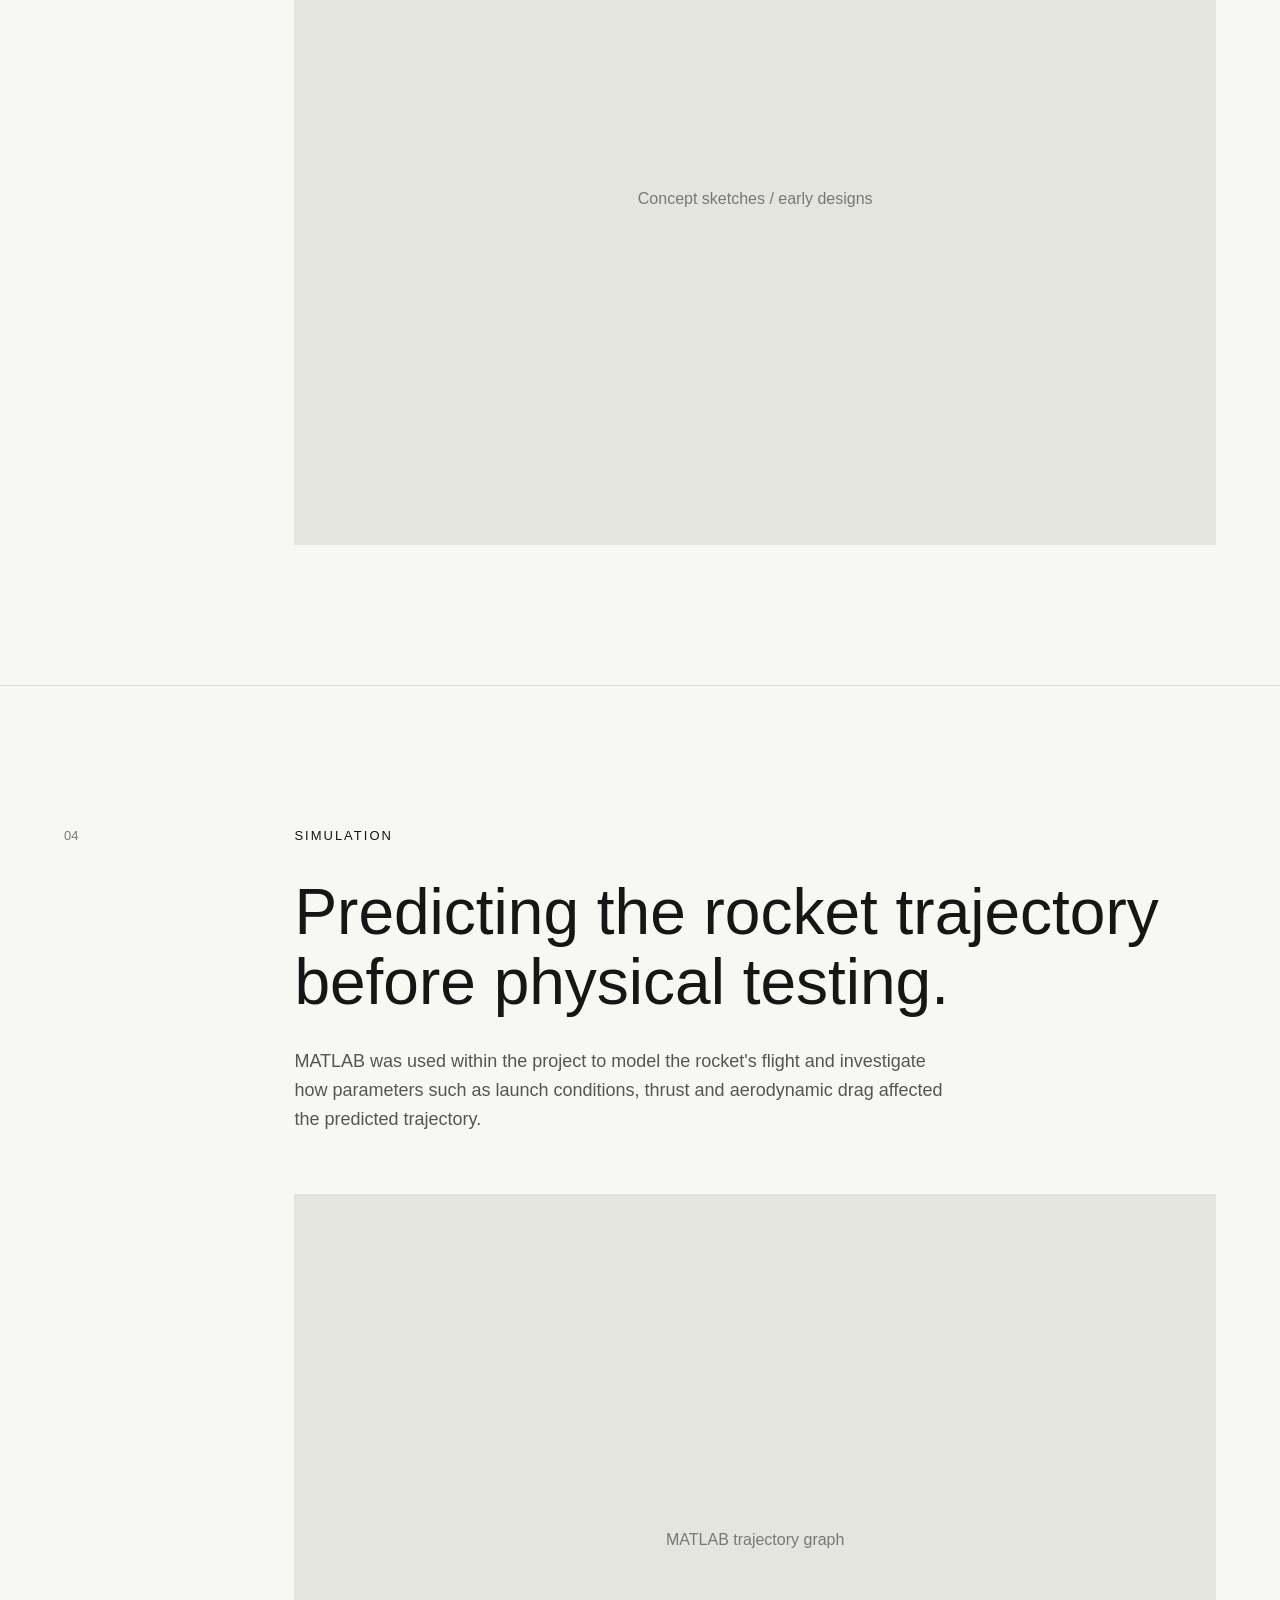
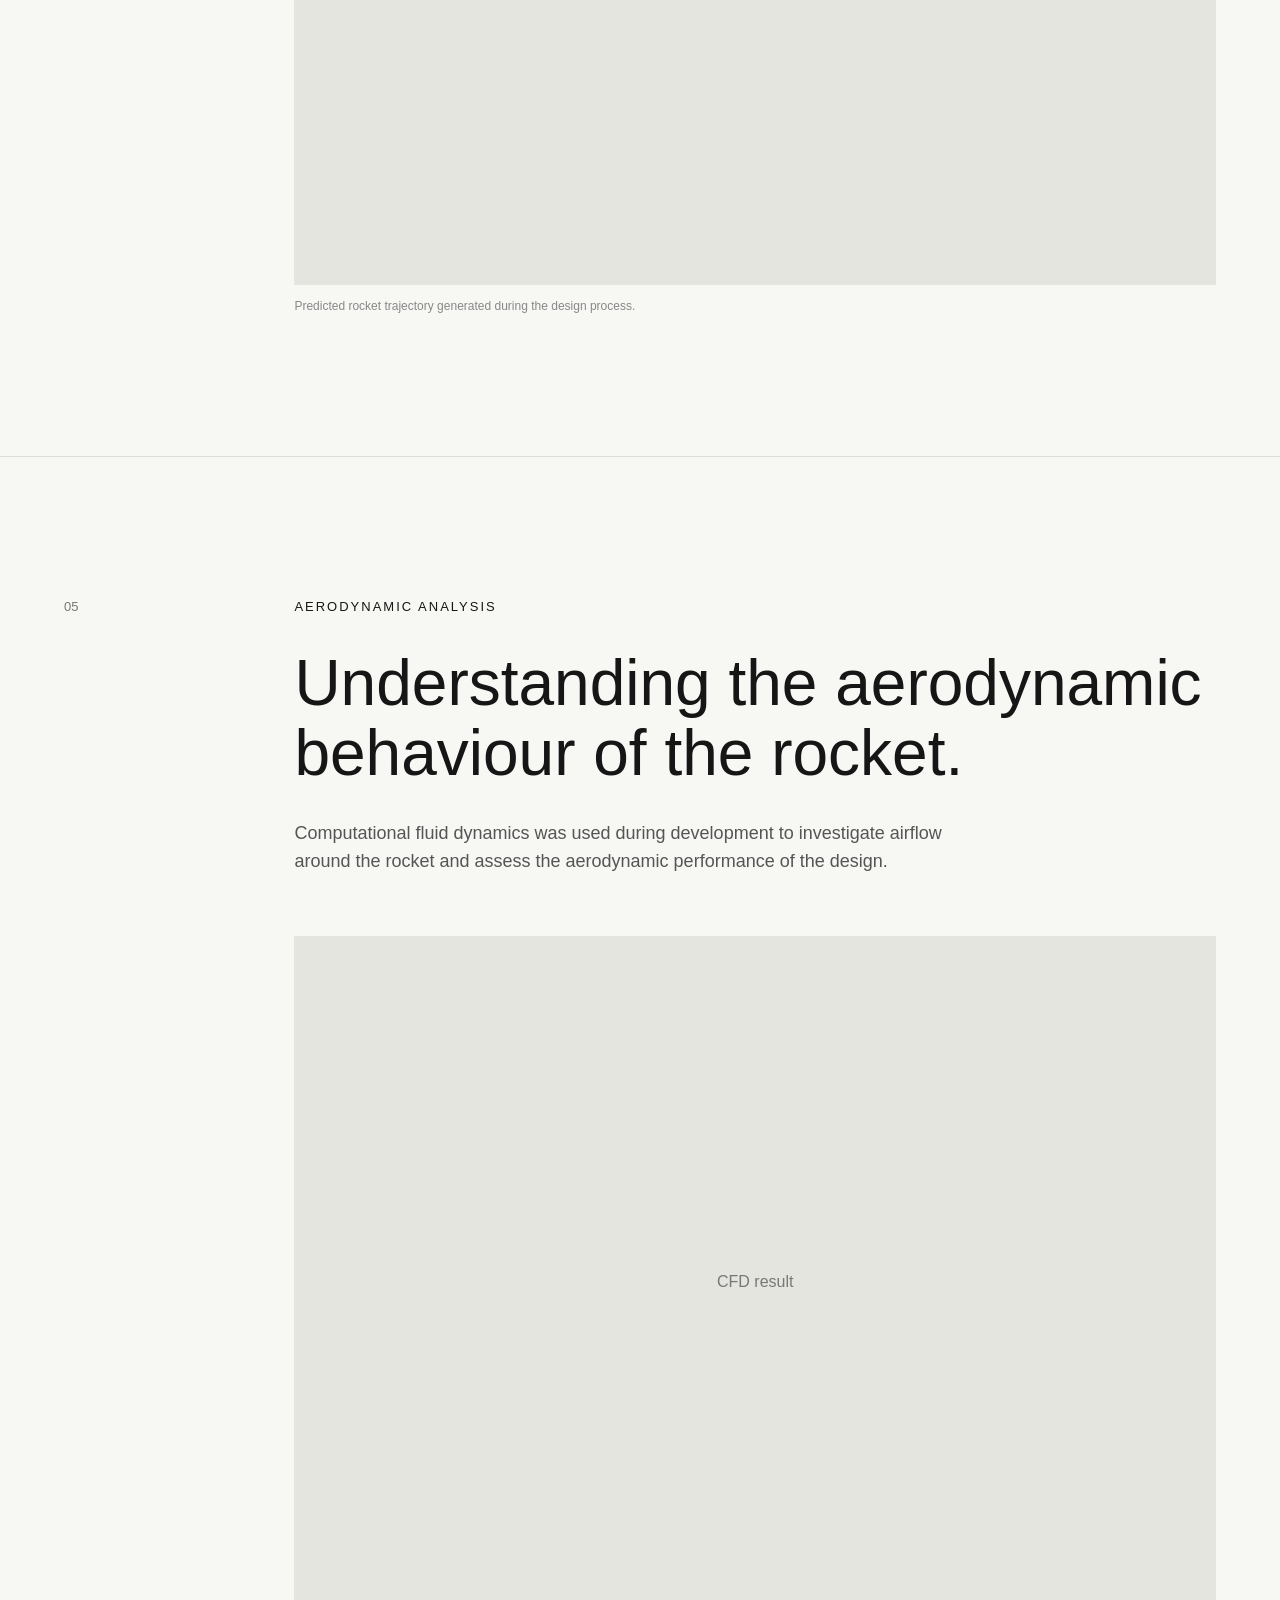
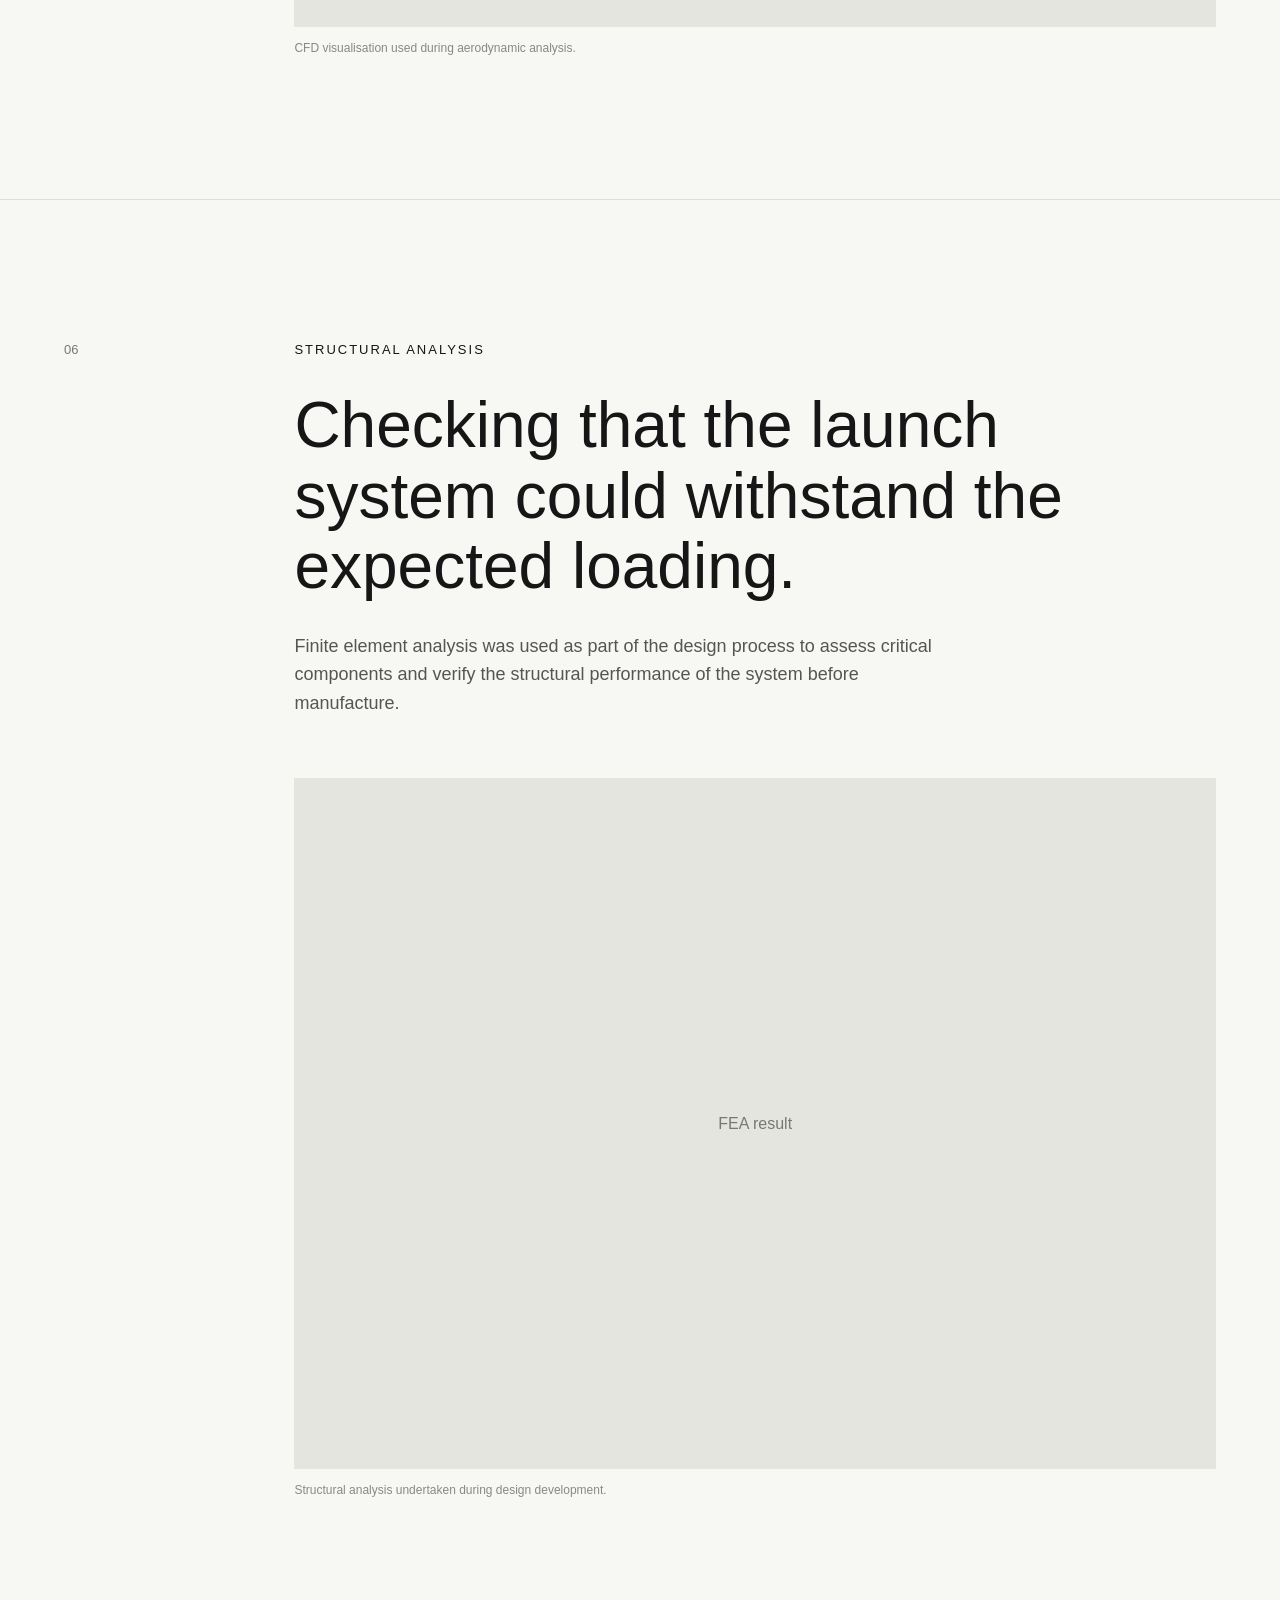
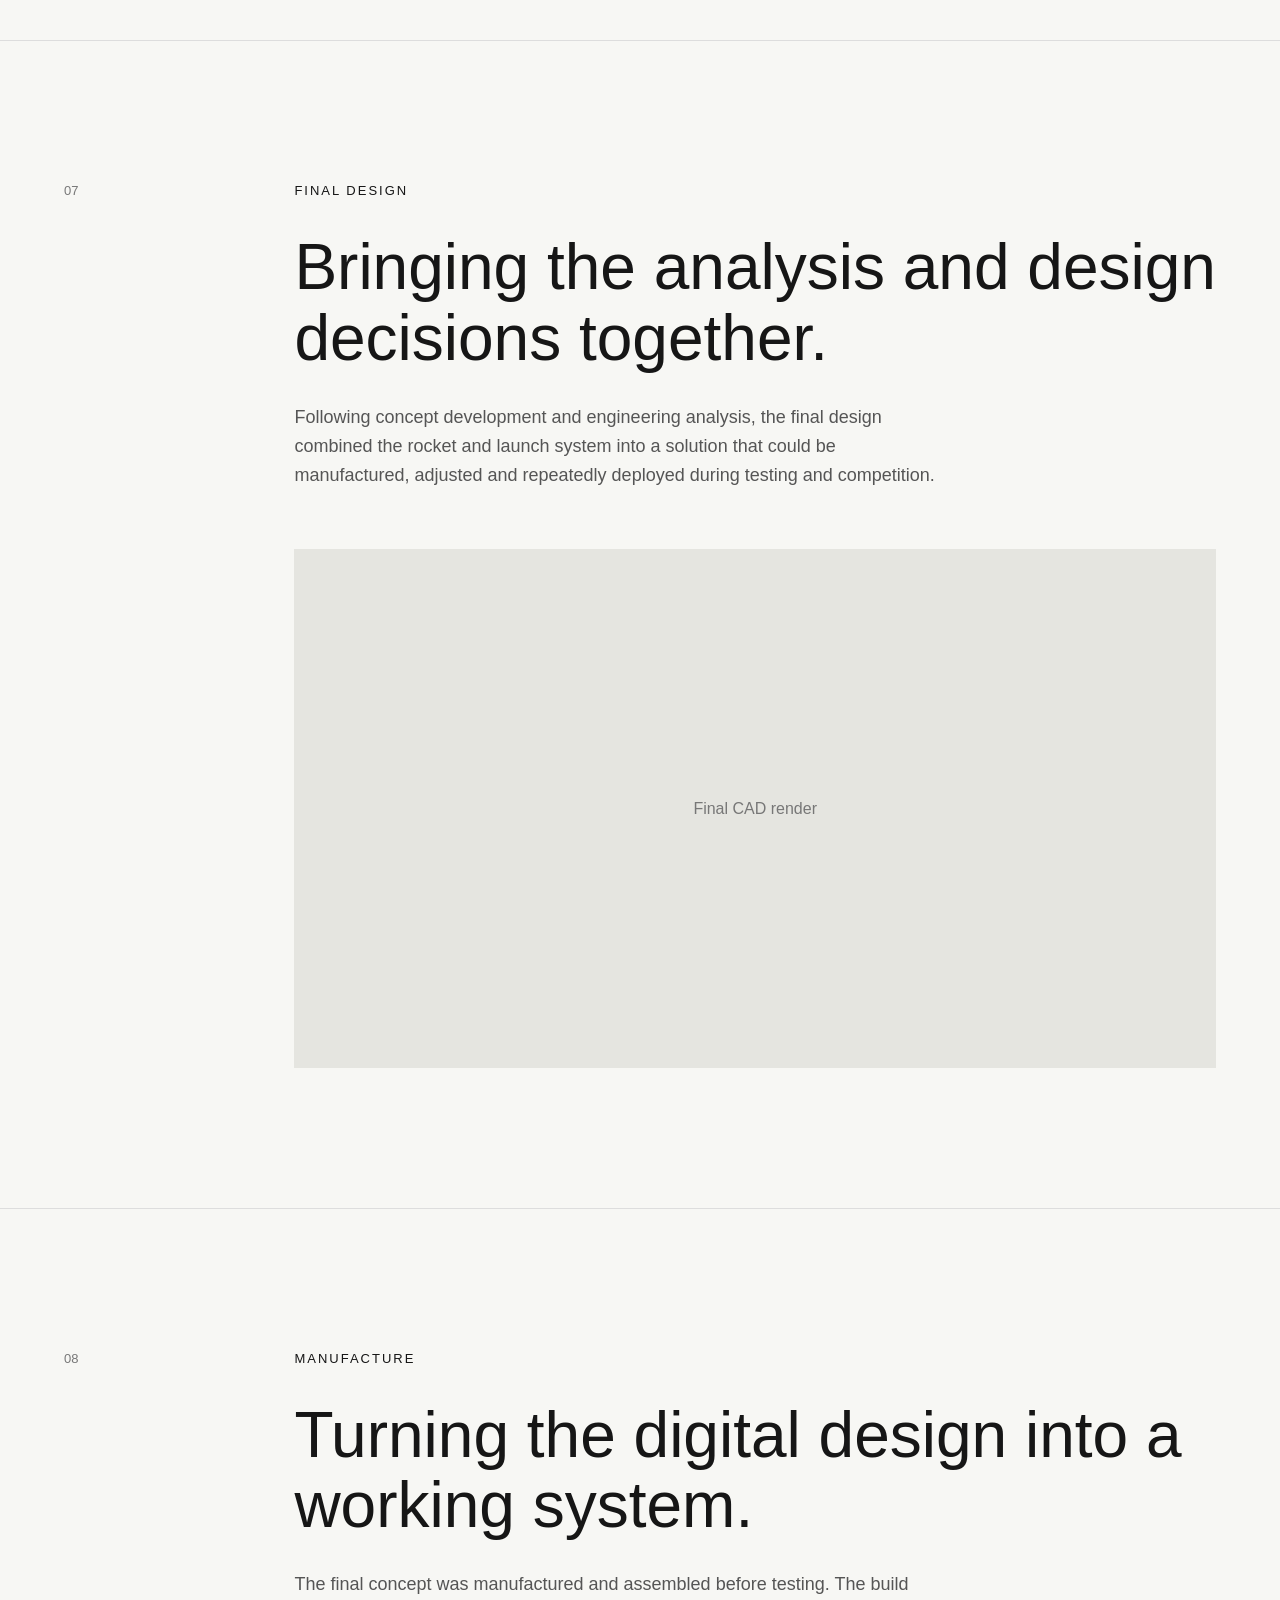
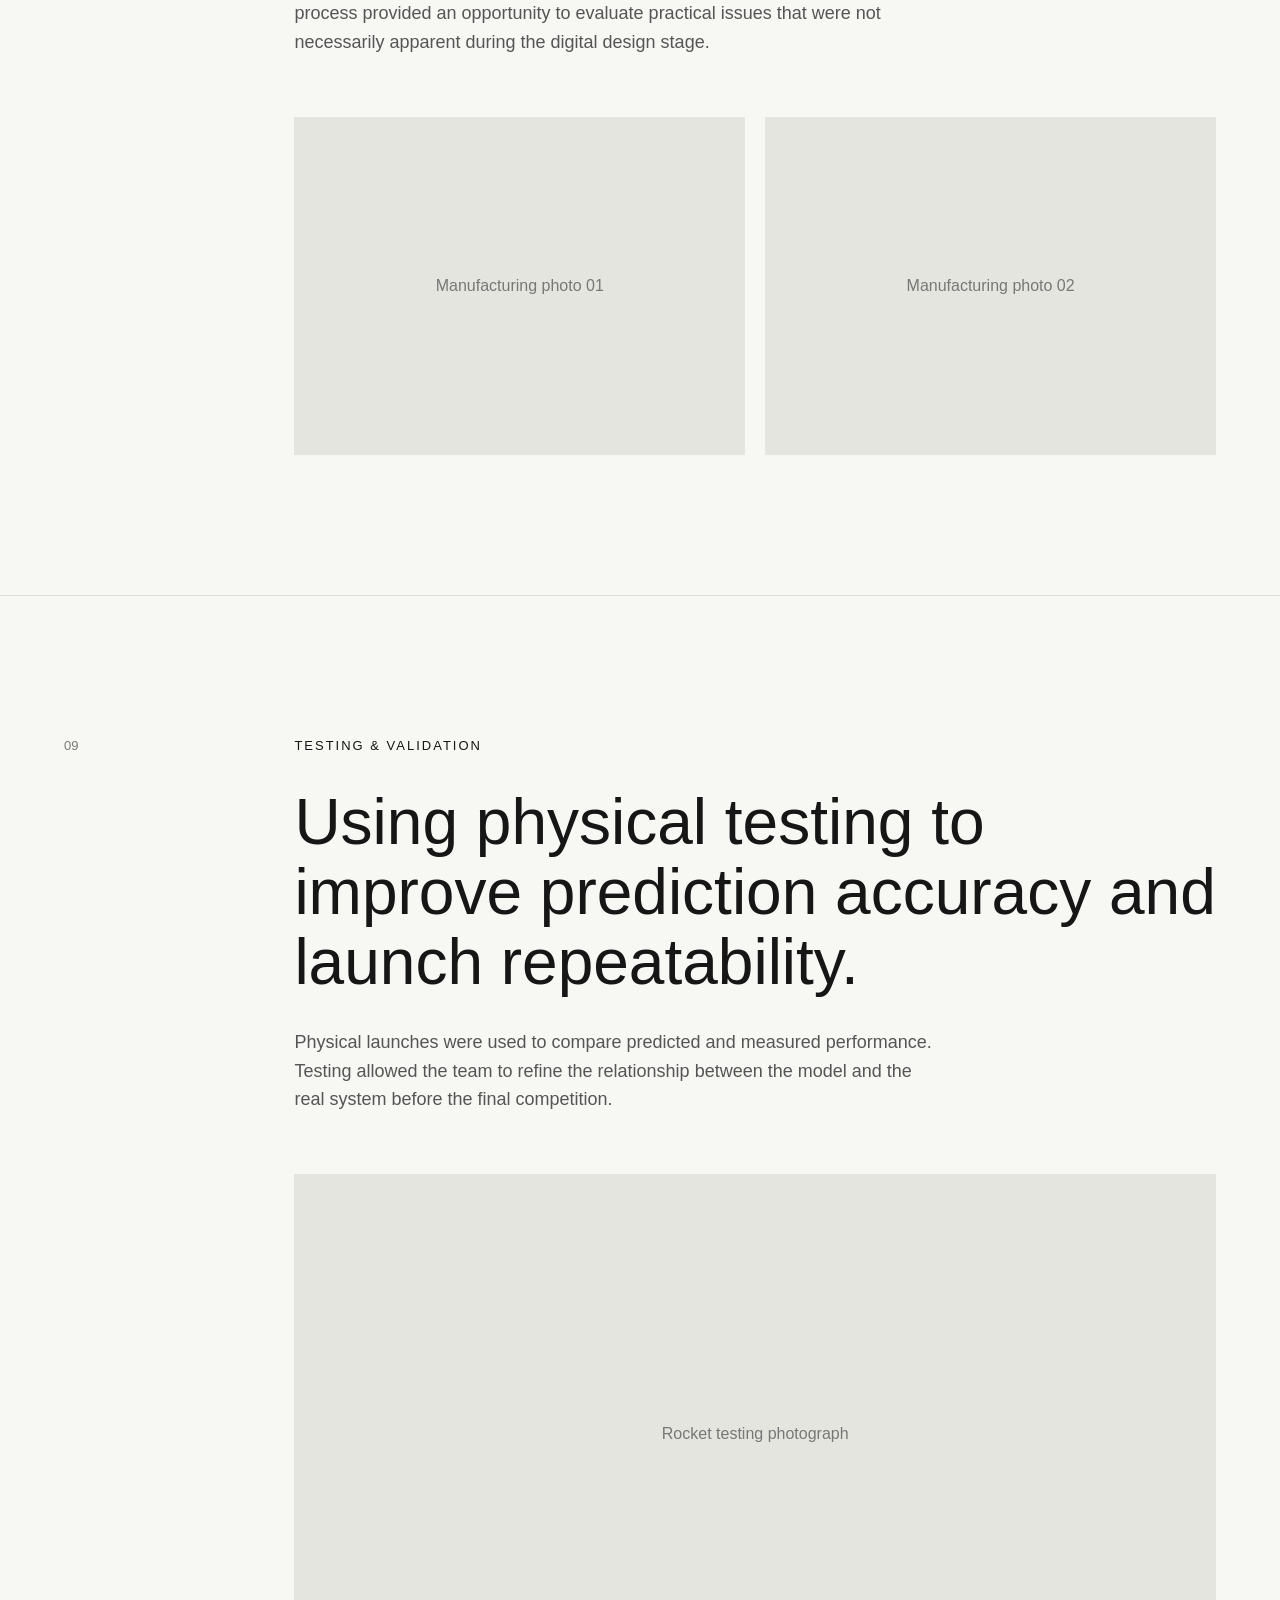
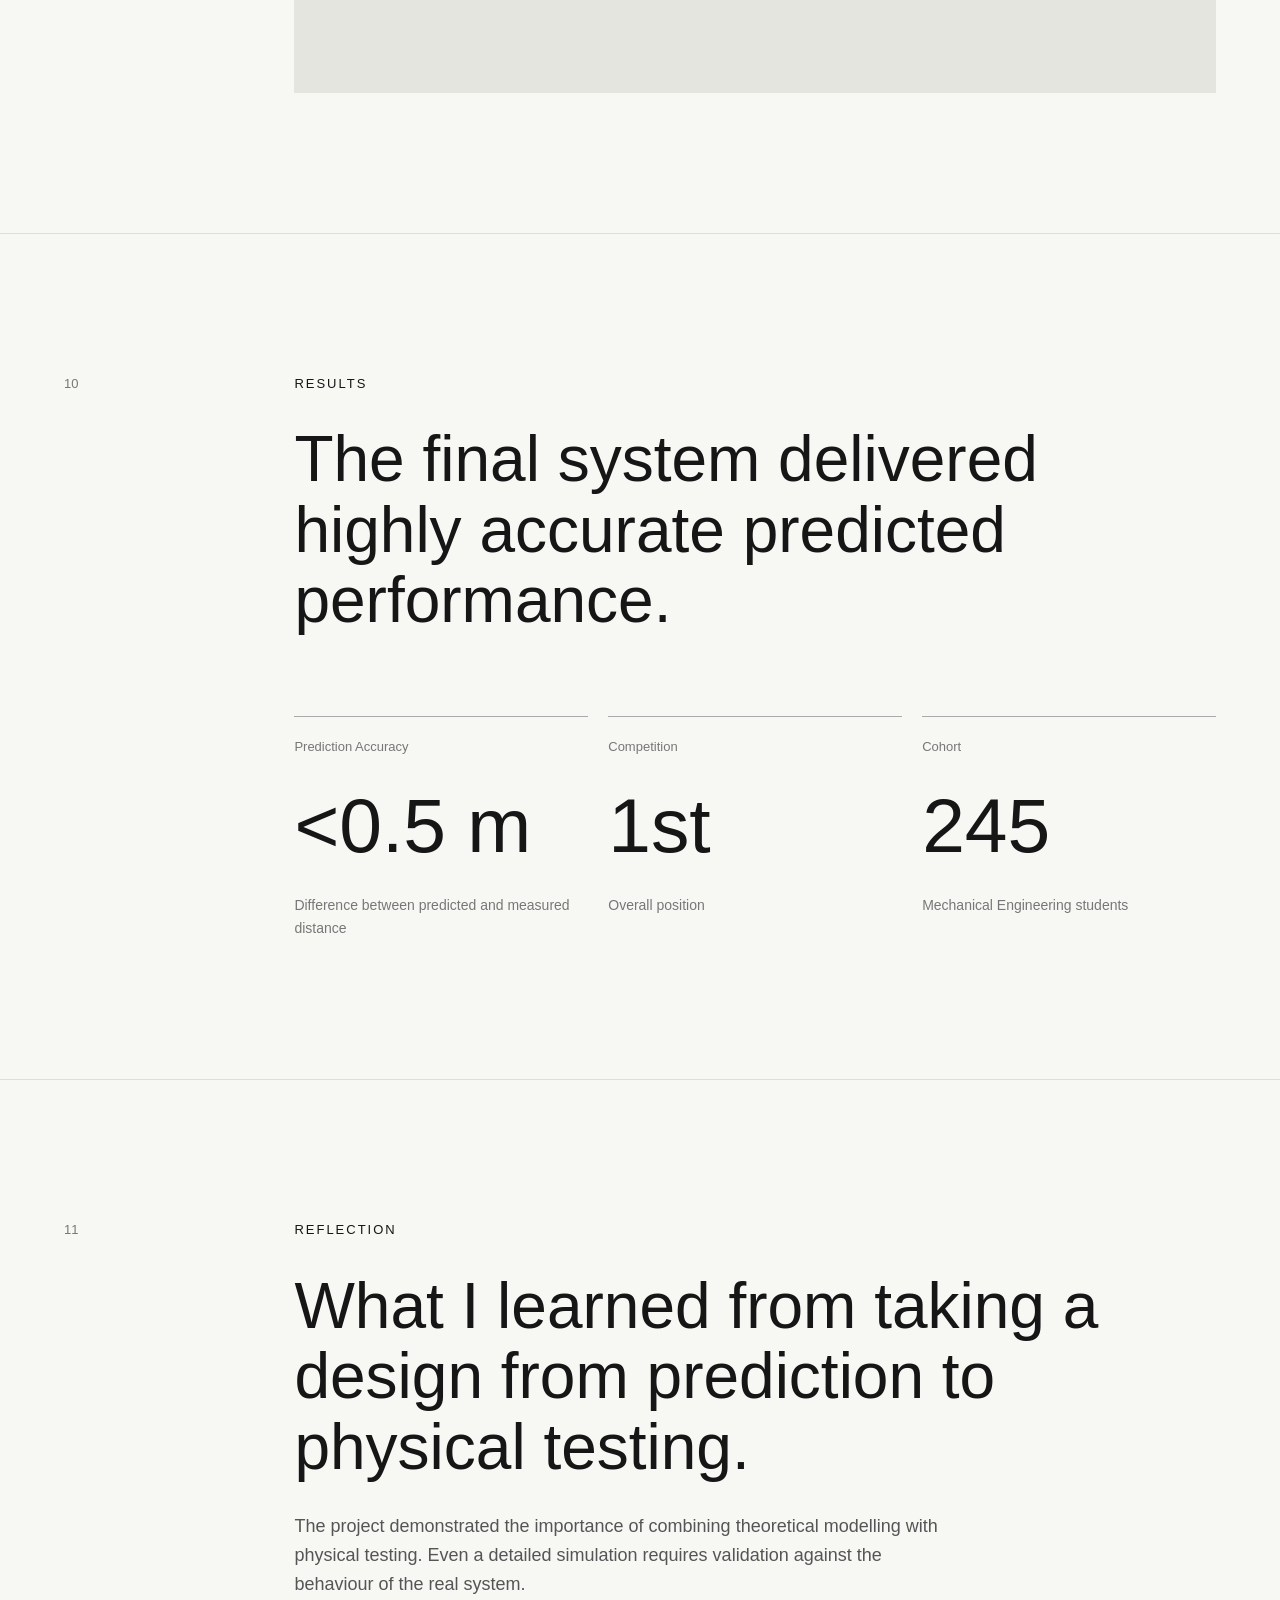
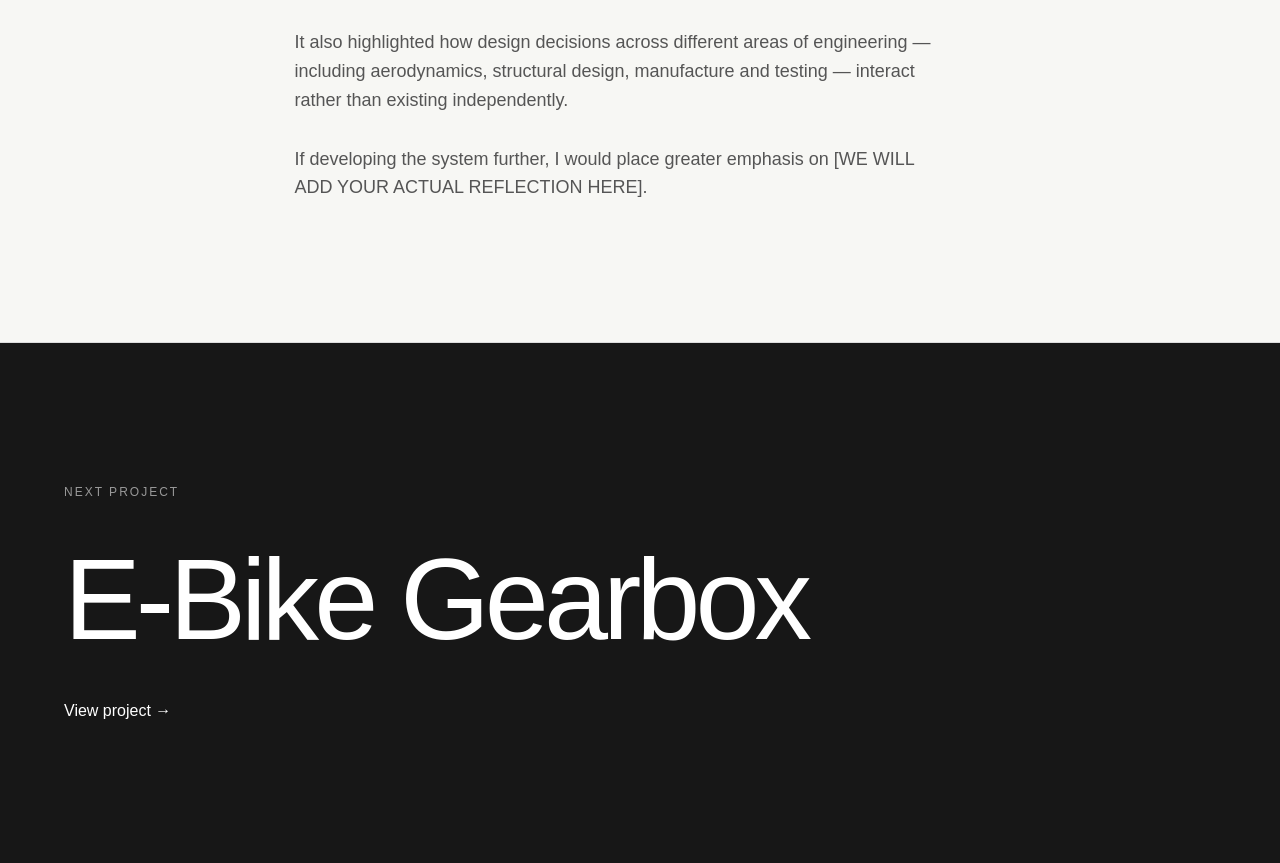
<file: projects/water-rocket.html>
<!DOCTYPE html>

<html lang="en">

<head>

    <meta charset="UTF-8">

    <meta
        name="viewport"
        content="width=device-width, initial-scale=1.0"
    >

    <title>
        Water Rocket | Christian Choy
    </title>

    <link rel="stylesheet" href="../css/style.css">

</head>


<body>


    <header>

        <nav>

            <a href="../index.html">
                Christian Choy
            </a>

            <div>

                <a href="../index.html#projects">
                    Projects
                </a>

                <a href="../about.html">
                    About
                </a>

            </div>

        </nav>

    </header>


    <main>

        <section class="project-hero">

            <p>
                Project 01
            </p>

            <h1>
                Water Rocket Challenge
            </h1>

            <div class="project-meta">

                <p>
                    Simulation / Aerodynamics / Testing
                </p>

                <p>
                    University of Sheffield
                </p>

                <p>
                    2024
                </p>

            </div>

        </section>


        <section class="project-highlight">

            <p>
                Result
            </p>

            <h2>
                1st place
            </h2>

            <p>
                among 245 Mechanical Engineering students
            </p>

        </section>

        <section class="case-study-section">

    <div class="case-number">
        01
    </div>


    <div class="case-content">

        <p class="case-label">
            The Challenge
        </p>

        <h2>
            Design a water-powered rocket system capable of accurately delivering a payload.
        </h2>

        <p>
            The project required our team to design, analyse,
            manufacture and test a water rocket capable of
            reaching a target between 50 and 90 metres while
            clearing a 3 metre obstacle.
        </p>

    </div>

</section>

<section class="case-study-section">

    <div class="case-number">
        02
    </div>

    <div class="case-content">

        <p class="case-label">
            Design Requirements
        </p>

        <h2>
            The design had to balance range, accuracy, stability and rapid deployment.
        </h2>

        <div class="data-grid">

            <div class="data-item">
                <span>Target Distance</span>
                <strong>50–90 m</strong>
            </div>

            <div class="data-item">
                <span>Obstacle Height</span>
                <strong>3 m</strong>
            </div>

            <div class="data-item">
                <span>Landing Zone</span>
                <strong>5 m</strong>
            </div>

            <div class="data-item">
                <span>Launches</span>
                <strong>3</strong>
            </div>

            <div class="data-item">
                <span>Time Limit</span>
                <strong>5 min</strong>
            </div>

        </div>

    </div>

</section>

<section class="case-study-section">

    <div class="case-number">
        03
    </div>

    <div class="case-content">

        <p class="case-label">
            Concept Development
        </p>

        <h2>
            Developing a stable and repeatable launch system.
        </h2>

        <p>
            The team explored different approaches to the rocket
            geometry and launcher design, considering factors including
            aerodynamic stability, manufacturability, launch angle
            adjustment and repeatability.
        </p>

        <div class="case-image-placeholder">
            Concept sketches / early designs
        </div>

    </div>

</section>

<section class="case-study-section">

    <div class="case-number">
        04
    </div>

    <div class="case-content">

        <p class="case-label">
            Simulation
        </p>

        <h2>
            Predicting the rocket trajectory before physical testing.
        </h2>

        <p>
            MATLAB was used within the project to model the rocket's
            flight and investigate how parameters such as launch
            conditions, thrust and aerodynamic drag affected the
            predicted trajectory.
        </p>

        <div class="case-image-placeholder">
            MATLAB trajectory graph
        </div>

        <p class="image-caption">
            Predicted rocket trajectory generated during the design process.
        </p>

    </div>

</section>

<section class="case-study-section">

    <div class="case-number">
        05
    </div>

    <div class="case-content">

        <p class="case-label">
            Aerodynamic Analysis
        </p>

        <h2>
            Understanding the aerodynamic behaviour of the rocket.
        </h2>

        <p>
            Computational fluid dynamics was used during development
            to investigate airflow around the rocket and assess the
            aerodynamic performance of the design.
        </p>

        <div class="case-image-placeholder">
            CFD result
        </div>

        <p class="image-caption">
            CFD visualisation used during aerodynamic analysis.
        </p>

    </div>

</section>

<section class="case-study-section">

    <div class="case-number">
        06
    </div>

    <div class="case-content">

        <p class="case-label">
            Structural Analysis
        </p>

        <h2>
            Checking that the launch system could withstand the expected loading.
        </h2>

        <p>
            Finite element analysis was used as part of the design
            process to assess critical components and verify the
            structural performance of the system before manufacture.
        </p>

        <div class="case-image-placeholder">
            FEA result
        </div>

        <p class="image-caption">
            Structural analysis undertaken during design development.
        </p>

    </div>

</section>

<section class="case-study-section">

    <div class="case-number">
        07
    </div>

    <div class="case-content">

        <p class="case-label">
            Final Design
        </p>

        <h2>
            Bringing the analysis and design decisions together.
        </h2>

        <p>
            Following concept development and engineering analysis,
            the final design combined the rocket and launch system
            into a solution that could be manufactured, adjusted and
            repeatedly deployed during testing and competition.
        </p>

        <div class="case-image-placeholder large-placeholder">
            Final CAD render
        </div>

    </div>

</section>

<section class="case-study-section">

    <div class="case-number">
        08
    </div>

    <div class="case-content">

        <p class="case-label">
            Manufacture
        </p>

        <h2>
            Turning the digital design into a working system.
        </h2>

        <p>
            The final concept was manufactured and assembled before
            testing. The build process provided an opportunity to
            evaluate practical issues that were not necessarily
            apparent during the digital design stage.
        </p>

        <div class="image-grid">

            <div class="case-image-placeholder">
                Manufacturing photo 01
            </div>

            <div class="case-image-placeholder">
                Manufacturing photo 02
            </div>

        </div>

    </div>

</section>

<section class="case-study-section">

    <div class="case-number">
        09
    </div>

    <div class="case-content">

        <p class="case-label">
            Testing & Validation
        </p>

        <h2>
            Using physical testing to improve prediction accuracy and launch repeatability.
        </h2>

        <p>
            Physical launches were used to compare predicted and
            measured performance. Testing allowed the team to refine
            the relationship between the model and the real system
            before the final competition.
        </p>

        <div class="case-image-placeholder large-placeholder">
            Rocket testing photograph
        </div>

    </div>

</section>

<section class="case-study-section results-section">

    <div class="case-number">
        10
    </div>

    <div class="case-content">

        <p class="case-label">
            Results
        </p>

        <h2>
            The final system delivered highly accurate predicted performance.
        </h2>

        <div class="results-grid">

            <div class="result-item">

                <span>
                    Prediction Accuracy
                </span>

                <strong>
                    &lt;0.5 m
                </strong>

                <p>
                    Difference between predicted and measured distance
                </p>

            </div>


            <div class="result-item">

                <span>
                    Competition
                </span>

                <strong>
                    1st
                </strong>

                <p>
                    Overall position
                </p>

            </div>


            <div class="result-item">

                <span>
                    Cohort
                </span>

                <strong>
                    245
                </strong>

                <p>
                    Mechanical Engineering students
                </p>

            </div>

        </div>

    </div>

</section>

<section class="case-study-section">

    <div class="case-number">
        11
    </div>

    <div class="case-content">

        <p class="case-label">
            Reflection
        </p>

        <h2>
            What I learned from taking a design from prediction to physical testing.
        </h2>

        <p>
            The project demonstrated the importance of combining
            theoretical modelling with physical testing. Even a
            detailed simulation requires validation against the
            behaviour of the real system.
        </p>

        <p>
            It also highlighted how design decisions across different
            areas of engineering — including aerodynamics, structural
            design, manufacture and testing — interact rather than
            existing independently.
        </p>

        <p>
            If developing the system further, I would place greater
            emphasis on [WE WILL ADD YOUR ACTUAL REFLECTION HERE].
        </p>

    </div>

</section>

<section class="next-project">

    <p>
        Next Project
    </p>

    <a href="ebike-gearbox.html">

        <h2>
            E-Bike Gearbox
        </h2>

        <span>
            View project →
        </span>

    </a>

</section>

    </main>


</body>

</html>
</file>
<file: css/style.css>
/* =========================
   GLOBAL SETTINGS
========================= */

* {
    margin: 0;
    padding: 0;
    box-sizing: border-box;
}


html {
    scroll-behavior: smooth;
}


body {

    font-family: Arial, Helvetica, sans-serif;

    background-color: #f7f7f4;

    color: #161616;

    line-height: 1.6;

}


a {
    color: inherit;
    text-decoration: none;
}


/* =========================
   NAVIGATION
========================= */

header {

    width: 100%;

    padding: 24px 5%;

}


nav {

    max-width: 1400px;

    margin: auto;

    display: flex;

    justify-content: space-between;

    align-items: center;

}


nav > a {

    font-weight: 700;

    font-size: 18px;

}


nav div {

    display: flex;

    gap: 32px;

}


nav div a {

    font-size: 15px;

}


/* =========================
   HERO
========================= */

.hero {

    min-height: 85vh;

    max-width: 1400px;

    margin: auto;

    padding: 120px 5%;

    display: flex;

    flex-direction: column;

    justify-content: center;

}


.hero > p:first-child {

    text-transform: uppercase;

    letter-spacing: 2px;

    font-size: 13px;

    margin-bottom: 25px;

}


.hero h1 {

    max-width: 1000px;

    font-size: clamp(48px, 7vw, 100px);

    line-height: 0.98;

    font-weight: 600;

    letter-spacing: -4px;

    margin-bottom: 35px;

}


.hero > p {

    font-size: 18px;

}


.hero > a {

    margin-top: 40px;

    display: inline-block;

    width: fit-content;

    border-bottom: 1px solid #161616;

    padding-bottom: 5px;

}


/* =========================
   PROJECTS
========================= */

#projects {

    max-width: 1400px;

    margin: auto;

    padding: 120px 5%;

}


#projects h2 {

    font-size: 42px;

    margin-bottom: 60px;

}


/* =========================
   FOOTER
========================= */

footer {

    padding: 80px 5%;

    border-top: 1px solid #d5d5d5;

}
/* =========================
   PROJECT CARDS
========================= */

.section-heading {

    display: grid;

    grid-template-columns: 80px 1fr;

    margin-bottom: 60px;

}


.section-heading > p {

    font-size: 14px;

}


.project-card {

    margin-bottom: 120px;

}


.project-image {

    width: 100%;

    aspect-ratio: 16 / 9;

    overflow: hidden;

    background: #e5e5e0;

}


.image-placeholder {

    width: 100%;

    height: 100%;

    display: flex;

    justify-content: center;

    align-items: center;

    color: #777;

}


.project-info {

    display: flex;

    justify-content: space-between;

    align-items: flex-end;

    padding-top: 25px;

}


.project-number {

    font-size: 13px;

    margin-bottom: 10px;

}


.project-info h3 {

    font-size: 32px;

    font-weight: 500;

    margin-bottom: 5px;

}


.project-info p {

    color: #666;

}


.project-result {

    text-align: right;

}


.project-result strong {

    display: block;

    font-size: 42px;

    line-height: 1;

}


.project-result span {

    font-size: 13px;

    color: #666;

}
.project-image {
    transition: transform 0.4s ease;
}


.project-card:hover .project-image {
    transform: scale(0.985);
}


nav div a {
    position: relative;
}


nav div a::after {

    content: "";

    position: absolute;

    width: 0;

    height: 1px;

    left: 0;

    bottom: -5px;

    background: #161616;

    transition: width 0.3s ease;

}


nav div a:hover::after {
    width: 100%;
}
.project-image img {

    width: 100%;

    height: 100%;

    object-fit: cover;

    transition: transform 0.5s ease;

}


.project-card:hover .project-image img {

    transform: scale(1.02);

}
.about-preview {

    max-width: 1400px;

    margin: auto;

    padding: 140px 5%;

    display: grid;

    grid-template-columns: 1fr 3fr;

    border-top: 1px solid #d5d5d5;

}


.about-label {

    font-size: 13px;

}


.about-content h2 {

    font-size: clamp(38px, 5vw, 70px);

    line-height: 1.05;

    letter-spacing: -2px;

    font-weight: 500;

    max-width: 1000px;

}


.about-content > p {

    max-width: 600px;

    margin-top: 40px;

    font-size: 18px;

    color: #555;

}


.about-content a {

    display: inline-block;

    margin-top: 30px;

    border-bottom: 1px solid;

}
footer {

    padding: 120px 5% 40px;

    background: #171717;

    color: #f7f7f4;

}


.footer-inner {

    max-width: 1400px;

    margin: auto;

}


.footer-label {

    font-size: 13px;

    text-transform: uppercase;

    letter-spacing: 2px;

}


footer h2 {

    font-size: clamp(48px, 8vw, 110px);

    line-height: 1;

    letter-spacing: -4px;

    font-weight: 500;

    margin: 40px 0 80px;

}


.footer-links {

    display: flex;

    gap: 30px;

}


.copyright {

    margin-top: 100px;

    color: #999;

    font-size: 13px;

}
/* =========================
   MOBILE
========================= */

@media (max-width: 768px) {

    header {

        padding: 20px 6%;

    }


    nav > a {

        font-size: 16px;

    }


    nav div {

        gap: 15px;

    }


    nav div a {

        font-size: 13px;

    }


    .hero {

        padding: 80px 6%;

        min-height: 80vh;

    }


    .hero h1 {

        font-size: 52px;

        letter-spacing: -2px;

    }


    #projects {

        padding: 80px 6%;

    }


    .section-heading {

        grid-template-columns: 1fr;

        gap: 10px;

    }


    .project-card {

        margin-bottom: 80px;

    }


    .project-info {

        flex-direction: column;

        align-items: flex-start;

        gap: 20px;

    }


    .project-info h3 {

        font-size: 27px;

    }


    .project-result {

        text-align: left;

    }


    .about-preview {

        grid-template-columns: 1fr;

        gap: 40px;

        padding: 100px 6%;

    }


    .about-content h2 {

        font-size: 42px;

    }


    footer {

        padding-left: 6%;

        padding-right: 6%;

    }


    .footer-links {

        flex-direction: column;

        gap: 15px;

    }

    .project-hero {

    padding: 80px 6%;

}


.project-hero h1 {

    letter-spacing: -3px;

}


.project-meta {

    grid-template-columns: 1fr;

    gap: 15px;

}


.case-study-section {

    grid-template-columns: 1fr;

    gap: 30px;

    padding: 90px 6%;

}


.data-grid {

    grid-template-columns: repeat(2, 1fr);

}


.image-grid {

    grid-template-columns: 1fr;

}


.results-grid {

    grid-template-columns: 1fr;

    gap: 50px;

}


.next-project {

    padding: 100px 6%;

}


.next-project h2 {

    letter-spacing: -3px;

}

.project-summary {

    grid-template-columns: repeat(2, 1fr);

    gap: 30px;

    padding: 0 6%;

}

}
/* =========================
   PROJECT PAGE
========================= */

.project-hero {

    max-width: 1400px;

    margin: auto;

    padding: 120px 5% 80px;

}


.project-hero > p {

    text-transform: uppercase;

    letter-spacing: 2px;

    font-size: 13px;

}


.project-hero h1 {

    font-size: clamp(60px, 9vw, 130px);

    line-height: 0.9;

    letter-spacing: -5px;

    font-weight: 500;

    margin: 40px 0 80px;

}


.project-meta {

    display: grid;

    grid-template-columns: repeat(3, 1fr);

    border-top: 1px solid #ccc;

    padding-top: 20px;

}


.project-highlight {

    padding: 120px 5%;

    background: #171717;

    color: white;

}


.project-highlight > * {

    max-width: 1400px;

    margin-left: auto;

    margin-right: auto;

}


.project-highlight h2 {

    font-size: clamp(70px, 12vw, 170px);

    line-height: 1;

    font-weight: 500;

    letter-spacing: -6px;

}

.case-study-section {

    max-width: 1400px;

    margin: auto;

    padding: 140px 5%;

    display: grid;

    grid-template-columns: 1fr 4fr;

    border-bottom: 1px solid #ddd;

}


.case-number {

    font-size: 13px;

    color: #777;

}


.case-label {

    text-transform: uppercase;

    letter-spacing: 2px;

    font-size: 13px;

    margin-bottom: 30px;

}


.case-content h2 {

    font-size: clamp(36px, 5vw, 65px);

    line-height: 1.1;

    max-width: 1000px;

    font-weight: 500;

}


.case-content > p:last-child {

    margin-top: 40px;

    max-width: 650px;

    font-size: 18px;

    color: #555;

}

.data-grid {

    display: grid;

    grid-template-columns: repeat(3, 1fr);

    margin-top: 70px;

    border-top: 1px solid #ccc;

}


.data-item {

    padding: 25px 20px 25px 0;

    border-bottom: 1px solid #ccc;

}


.data-item span {

    display: block;

    font-size: 13px;

    color: #777;

    margin-bottom: 10px;

}


.data-item strong {

    font-size: 30px;

    font-weight: 500;

}

.case-image-placeholder {

    width: 100%;

    aspect-ratio: 4 / 3;

    background: #e5e5e0;

    display: flex;

    justify-content: center;

    align-items: center;

    color: #777;

    margin-top: 60px;

}


.large-placeholder {

    aspect-ratio: 16 / 9;

}


.image-caption {

    font-size: 12px !important;

    color: #888 !important;

    margin-top: 12px !important;

}

.image-grid {

    display: grid;

    grid-template-columns: repeat(2, 1fr);

    gap: 20px;

    margin-top: 60px;

}


.image-grid .case-image-placeholder {

    margin-top: 0;

}

.results-grid {

    display: grid;

    grid-template-columns: repeat(3, 1fr);

    gap: 20px;

    margin-top: 80px;

}


.result-item {

    border-top: 1px solid #aaa;

    padding-top: 20px;

}


.result-item span {

    display: block;

    font-size: 13px;

    color: #777;

}


.result-item strong {

    display: block;

    font-size: clamp(50px, 6vw, 90px);

    line-height: 1;

    font-weight: 500;

    margin: 30px 0;

}


.result-item p {

    font-size: 14px !important;

    color: #777 !important;

    margin-top: 0 !important;

}

.case-content > p:not(.case-label):not(.image-caption) {

    margin-top: 30px;

    max-width: 650px;

    font-size: 18px;

    color: #555;

}

.next-project {

    padding: 140px 5%;

    background: #171717;

    color: white;

}


.next-project > p,
.next-project > a {

    display: block;

    max-width: 1400px;

    margin-left: auto;

    margin-right: auto;

}


.next-project > p {

    text-transform: uppercase;

    letter-spacing: 2px;

    font-size: 12px;

    color: #999;

}


.next-project h2 {

    font-size: clamp(55px, 9vw, 130px);

    line-height: 1;

    letter-spacing: -5px;

    font-weight: 500;

    margin: 40px 0;

}


.next-project span {

    font-size: 16px;

}

.project-summary {

    max-width: 1400px;

    margin: 0 auto 100px;

    padding: 0 5%;

    display: grid;

    grid-template-columns: repeat(4, 1fr);

}


.project-summary > div {

    border-top: 1px solid #ccc;

    padding-top: 20px;

}


.project-summary span {

    display: block;

    color: #777;

    font-size: 12px;

    margin-bottom: 8px;

}


.project-summary p {

    font-size: 15px;

}

/* ========================================
   ABOUT PAGE
======================================== */


/* ---------- HERO ---------- */

.about-hero {
    max-width: 1400px;
    min-height: 80vh;
    margin: auto;
    padding: 120px 5%;
    display: flex;
    flex-direction: column;
    justify-content: center;
}

.about-eyebrow {
    font-size: 13px;
    text-transform: uppercase;
    letter-spacing: 2px;
    margin-bottom: 35px;
    color: #666;
}

.about-hero h1 {
    max-width: 1150px;
    font-size: clamp(55px, 8vw, 115px);
    line-height: 0.94;
    letter-spacing: -5px;
    font-weight: 500;
}

.about-hero-bottom {
    display: flex;
    justify-content: space-between;
    align-items: flex-end;
    gap: 40px;
    margin-top: 70px;
    padding-top: 25px;
    border-top: 1px solid #ccc;
}

.about-hero-bottom p {
    max-width: 600px;
    font-size: 18px;
    color: #555;
}

.about-scroll {
    font-size: 13px;
    color: #777;
}


/* ---------- INTRODUCTION ---------- */

.about-story {
    max-width: 1400px;
    margin: auto;
    padding: 140px 5%;
    display: grid;
    grid-template-columns: 1fr 3fr;
    gap: 70px;
    border-top: 1px solid #d5d5d5;
}

.about-section-number {
    font-size: 13px;
    color: #777;
}

.about-story-content h2 {
    max-width: 1000px;
    font-size: clamp(40px, 5vw, 70px);
    line-height: 1.05;
    letter-spacing: -2.5px;
    font-weight: 500;
}

.about-story-text {
    display: grid;
    grid-template-columns: repeat(2, 1fr);
    gap: 50px;
    margin-top: 70px;
}

.about-story-text p {
    font-size: 18px;
    line-height: 1.75;
    color: #555;
}


/* ---------- DARK ENGINEERING SECTION ---------- */

.about-focus {
    background: #171717;
    color: #f7f7f4;
    padding: 150px 5%;
}

.about-focus-inner {
    max-width: 1400px;
    margin: auto;
    display: grid;
    grid-template-columns: 1fr 3fr;
    gap: 70px;
}

.about-focus .about-section-number {
    color: #888;
}

.about-focus-content > p {
    text-transform: uppercase;
    letter-spacing: 2px;
    font-size: 13px;
    color: #888;
    margin-bottom: 30px;
}

.about-focus-content h2 {
    max-width: 1000px;
    font-size: clamp(45px, 6vw, 85px);
    line-height: 1;
    letter-spacing: -3px;
    font-weight: 500;
}

.focus-grid {
    display: grid;
    grid-template-columns: repeat(3, 1fr);
    margin-top: 90px;
    border-top: 1px solid #444;
}

.focus-item {
    padding: 30px 30px 30px 0;
    border-right: 1px solid #444;
}

.focus-item:last-child {
    border-right: none;
    padding-left: 30px;
}

.focus-item:nth-child(2) {
    padding-left: 30px;
}

.focus-item span {
    display: block;
    font-size: 12px;
    color: #777;
    margin-bottom: 30px;
}

.focus-item h3 {
    font-size: 25px;
    font-weight: 500;
    margin-bottom: 15px;
}

.focus-item p {
    font-size: 15px;
    line-height: 1.7;
    color: #aaa;
}


/* ---------- SKILLS ---------- */

.about-skills {
    max-width: 1400px;
    margin: auto;
    padding: 150px 5%;
    display: grid;
    grid-template-columns: 1fr 3fr;
    gap: 70px;
}

.about-skills-content > p {
    text-transform: uppercase;
    letter-spacing: 2px;
    font-size: 13px;
    color: #777;
}

.about-skills-content > h2 {
    margin-top: 30px;
    max-width: 900px;
    font-size: clamp(40px, 5vw, 70px);
    line-height: 1.05;
    letter-spacing: -2.5px;
    font-weight: 500;
}

.about-skills-grid {
    display: grid;
    grid-template-columns: repeat(2, 1fr);
    gap: 0;
    margin-top: 80px;
    border-top: 1px solid #ccc;
}

.about-skill-card {
    min-height: 240px;
    padding: 30px 35px 40px 0;
    border-bottom: 1px solid #ccc;
}

.about-skill-card:nth-child(even) {
    padding-left: 35px;
    border-left: 1px solid #ccc;
}

.about-skill-card span {
    display: block;
    font-size: 12px;
    color: #888;
    margin-bottom: 45px;
}

.about-skill-card h3 {
    font-size: 27px;
    font-weight: 500;
    margin-bottom: 18px;
}

.about-skill-card p {
    max-width: 500px;
    font-size: 16px;
    line-height: 1.7;
    color: #555;
}

.about-skill-card {
    transition: transform 0.3s ease;
}

.about-skill-card:hover {
    transform: translateY(-5px);
}


/* ---------- EDUCATION / DETAILS ---------- */

.about-details {
    max-width: 1400px;
    margin: auto;
    padding: 140px 5%;
    border-top: 1px solid #d5d5d5;
}

.about-details-heading {
    display: grid;
    grid-template-columns: 1fr 3fr;
    gap: 70px;
}

.about-details-heading h2 {
    max-width: 900px;
    font-size: clamp(40px, 5vw, 70px);
    line-height: 1.05;
    letter-spacing: -2px;
    font-weight: 500;
}

.details-grid {
    display: grid;
    grid-template-columns: repeat(3, 1fr);
    margin-top: 80px;
    border-top: 1px solid #ccc;
}

.detail-card {
    padding: 30px 30px 30px 0;
}

.detail-card + .detail-card {
    padding-left: 30px;
    border-left: 1px solid #ccc;
}

.detail-card span {
    display: block;
    font-size: 12px;
    text-transform: uppercase;
    letter-spacing: 1.5px;
    color: #888;
    margin-bottom: 30px;
}

.detail-card h3 {
    font-size: 24px;
    font-weight: 500;
    margin-bottom: 10px;
}

.detail-card p {
    color: #555;
    line-height: 1.7;
}


/* ---------- PERSONAL INTEREST / CAREER DIRECTION ---------- */

.about-direction {
    max-width: 1400px;
    margin: auto;
    padding: 150px 5%;
    display: grid;
    grid-template-columns: 1fr 3fr;
    gap: 70px;
    border-top: 1px solid #d5d5d5;
}

.about-direction-content h2 {
    max-width: 1000px;
    font-size: clamp(40px, 5vw, 70px);
    line-height: 1.05;
    letter-spacing: -2.5px;
    font-weight: 500;
}

.about-direction-content p {
    max-width: 700px;
    margin-top: 45px;
    font-size: 18px;
    line-height: 1.8;
    color: #555;
}


/* ---------- CTA ---------- */

.about-cta {
    padding: 150px 5%;
    background: #171717;
    color: #f7f7f4;
}

.about-cta-inner {
    max-width: 1400px;
    margin: auto;
}

.about-cta-label {
    font-size: 13px;
    text-transform: uppercase;
    letter-spacing: 2px;
    color: #888;
}

.about-cta h2 {
    max-width: 1150px;
    margin: 40px 0 80px;
    font-size: clamp(55px, 8vw, 115px);
    line-height: 0.95;
    letter-spacing: -4px;
    font-weight: 500;
}

.about-cta-links {
    display: flex;
    gap: 35px;
}

.about-cta-links a {
    padding-bottom: 6px;
    border-bottom: 1px solid #f7f7f4;
}


/* ========================================
   ABOUT PAGE MOBILE
======================================== */

@media (max-width: 768px) {

    .about-hero {
        min-height: auto;
        padding: 90px 6% 100px;
    }

    .about-hero h1 {
        font-size: 52px;
        letter-spacing: -3px;
    }

    .about-hero-bottom {
        flex-direction: column;
        align-items: flex-start;
        margin-top: 50px;
    }

    .about-story,
    .about-focus-inner,
    .about-skills,
    .about-direction {
        grid-template-columns: 1fr;
        gap: 35px;
    }

    .about-story {
        padding: 90px 6%;
    }

    .about-story-text {
        grid-template-columns: 1fr;
        gap: 25px;
        margin-top: 45px;
    }

    .about-focus {
        padding: 100px 6%;
    }

    .focus-grid {
        grid-template-columns: 1fr;
        margin-top: 60px;
    }

    .focus-item,
    .focus-item:nth-child(2),
    .focus-item:last-child {
        padding: 30px 0;
        border-right: none;
        border-bottom: 1px solid #444;
    }

    .about-skills {
        padding: 100px 6%;
    }

    .about-skills-grid {
        grid-template-columns: 1fr;
    }

    .about-skill-card,
    .about-skill-card:nth-child(even) {
        padding: 30px 0;
        border-left: none;
    }

    .about-details {
        padding: 100px 6%;
    }

    .about-details-heading {
        grid-template-columns: 1fr;
        gap: 30px;
    }

    .details-grid {
        grid-template-columns: 1fr;
    }

    .detail-card,
    .detail-card + .detail-card {
        padding: 30px 0;
        border-left: none;
        border-bottom: 1px solid #ccc;
    }

    .about-direction {
        padding: 100px 6%;
    }

    .about-cta {
        padding: 100px 6%;
    }

    .about-cta h2 {
        letter-spacing: -3px;
    }

    .about-cta-links {
        flex-direction: column;
        align-items: flex-start;
        gap: 20px;
    }
}
</file>
